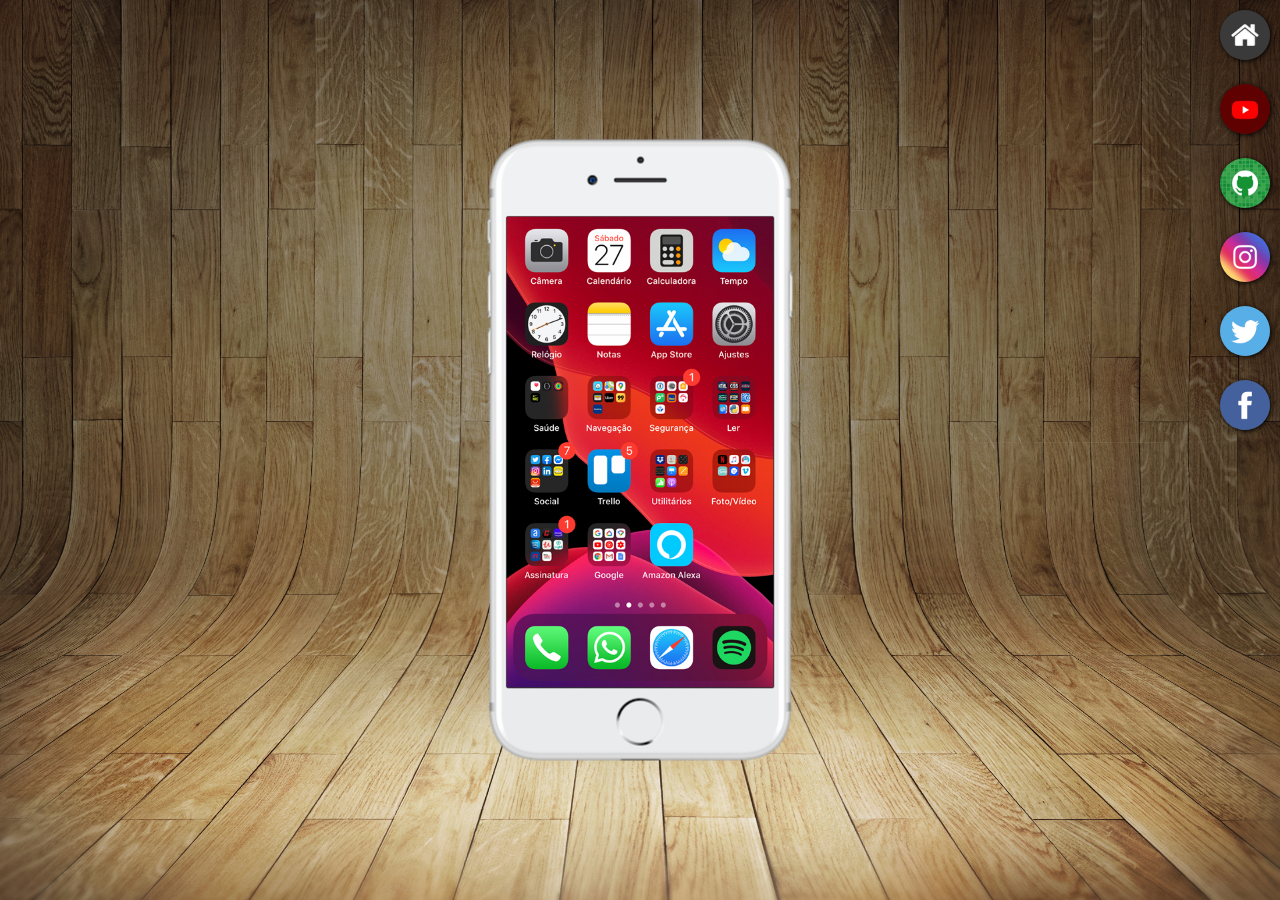
<file: index.html>
<!DOCTYPE html>
<html lang="pt-br">
<head>
    <meta charset="UTF-8">
    <meta http-equiv="X-UA-Compatible" content="IE=edge">
    <meta name="viewport" content="width=device-width, initial-scale=1.0">
    <link rel="shortcut icon" href="favicon.ico" type="image/x-icon">
    <title>Projeto Redes Sociais</title>
    <link rel="stylesheet" href="estilos/style.css">
</head>
<body>
    <main>
        <section id="telefone">
            <iframe id="tela" src="home.html" name="tela" frameborder="0">Seu navegador não é compatível com este iframe :(</iframe>
        </section>
        <section id="redes-sociais">
            <a href="home.html" target="tela"><img src="imagens/logo-home.jpg" alt="Home"></a><br>

            <a href="youtube.html" target="tela"><img src="imagens/logo-youtube.jpg" alt="Youtube"></a><br>

            <a href="github.html" target="tela"><img src="imagens/logo-github.jpg" alt="GitHub"></a><br>

            <a href="instagram.html" target="tela"><img src="imagens/logo-instagram.jpg" alt="Instagram"></a><br>

            <a href="twitter.html" target="tela"><img src="imagens/logo-twitter.jpg" alt="Twitter"></a><br>

            <a href="facebook.html" target="tela"><img src="imagens/logo-facebook.jpg" alt="Facebook"></a>
        </section>
    </main>
</body>
</html>
</file>
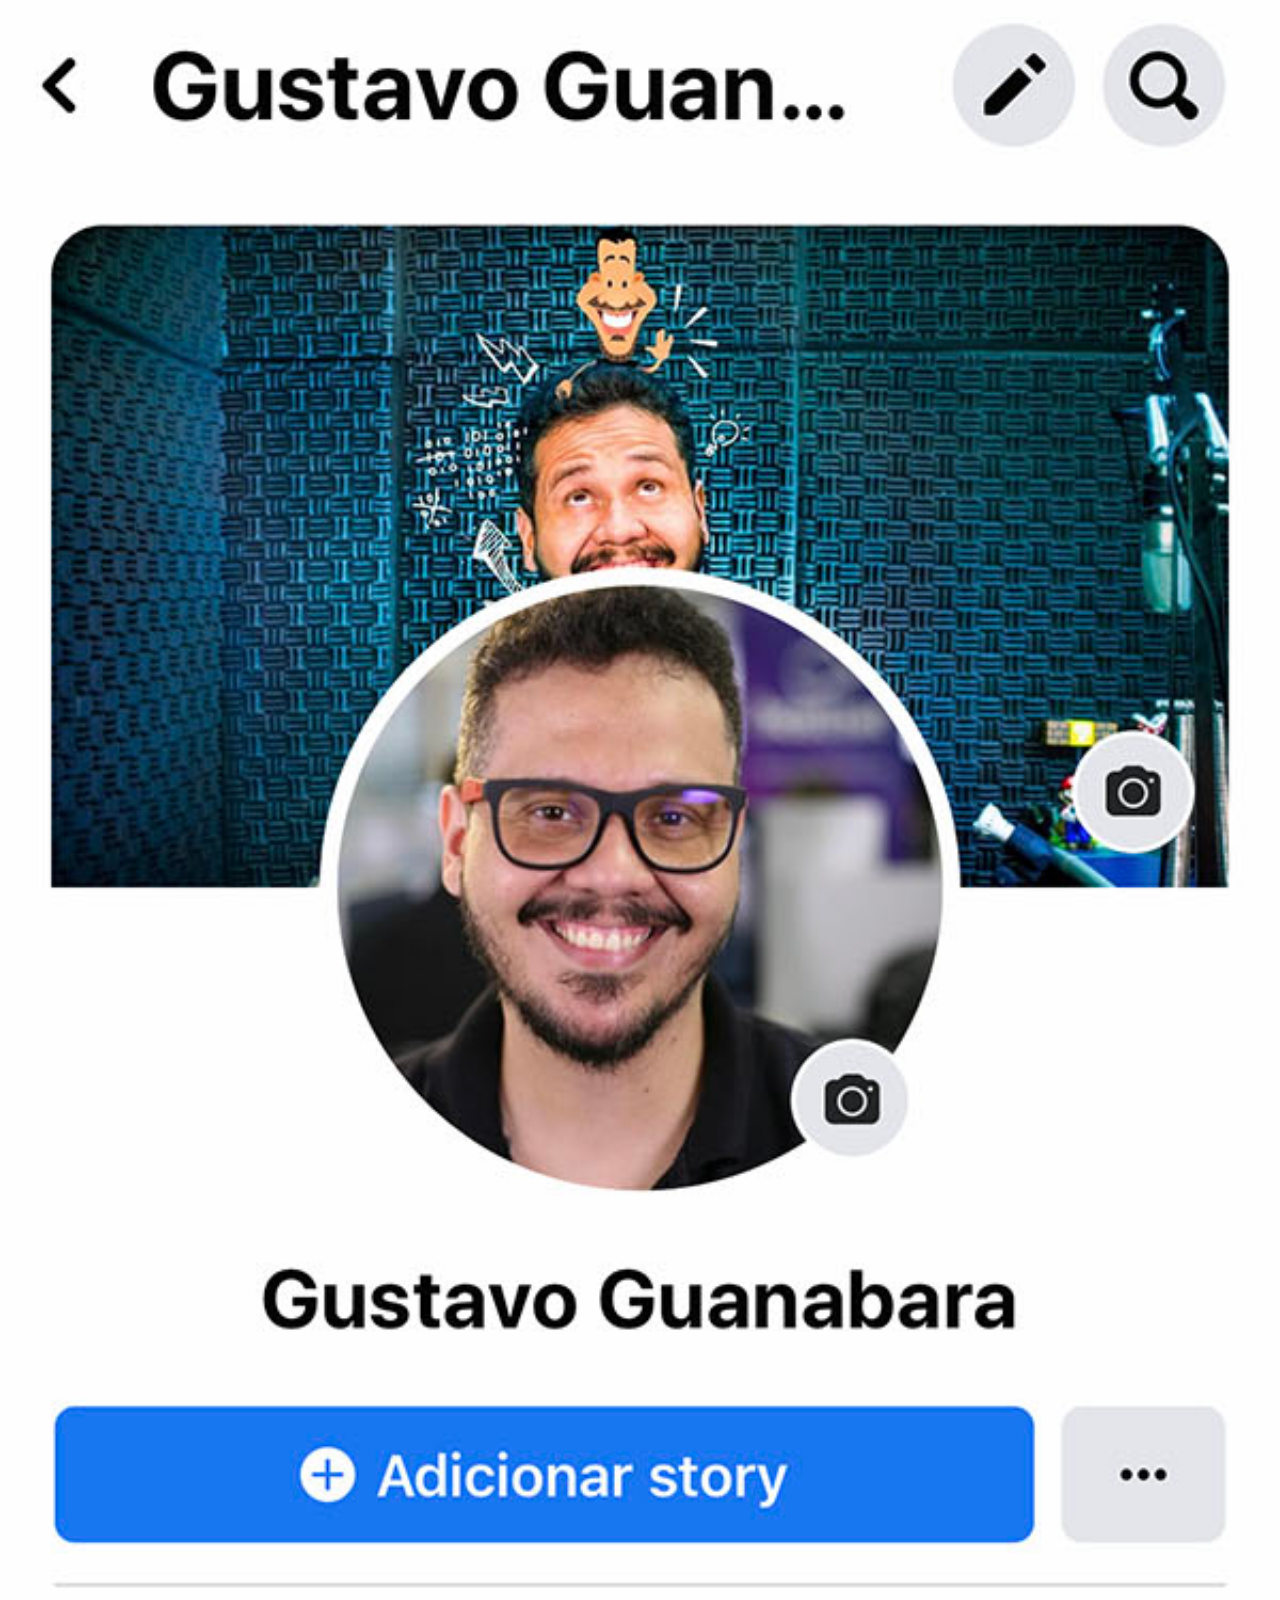
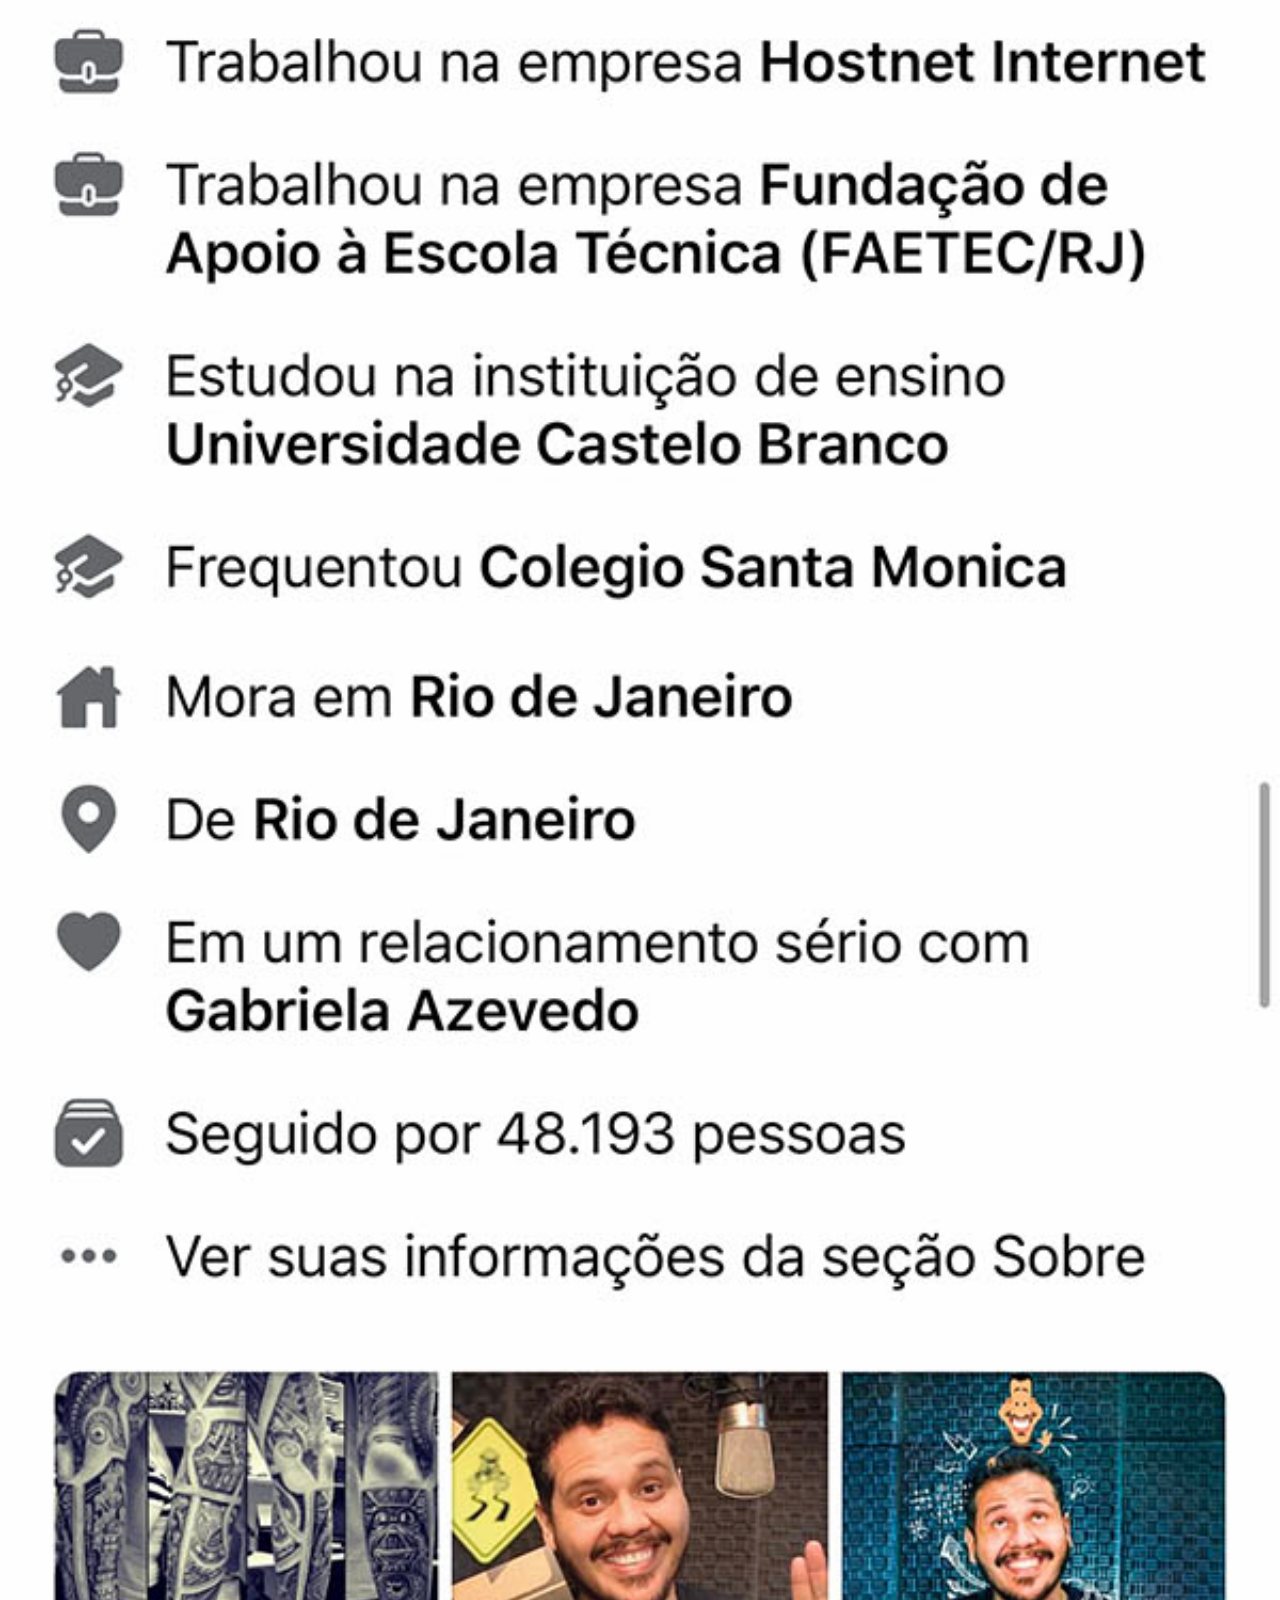
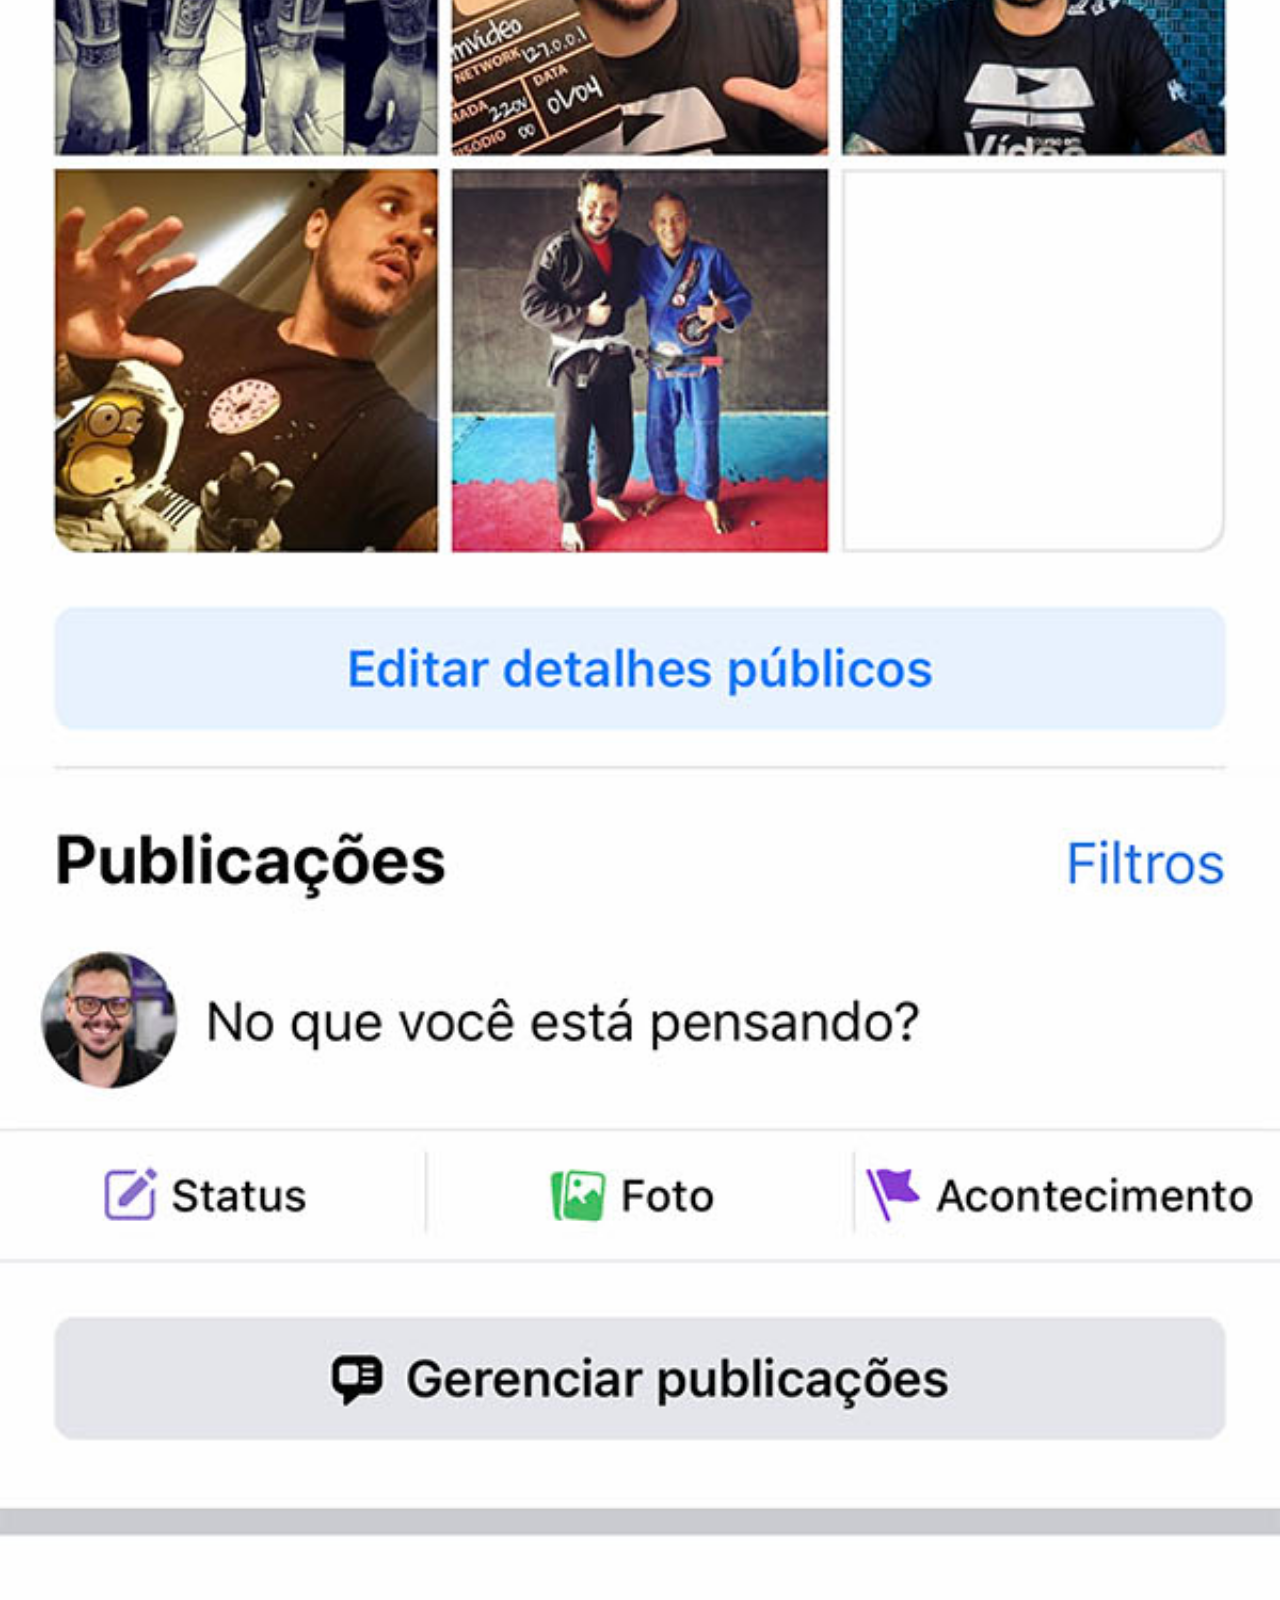
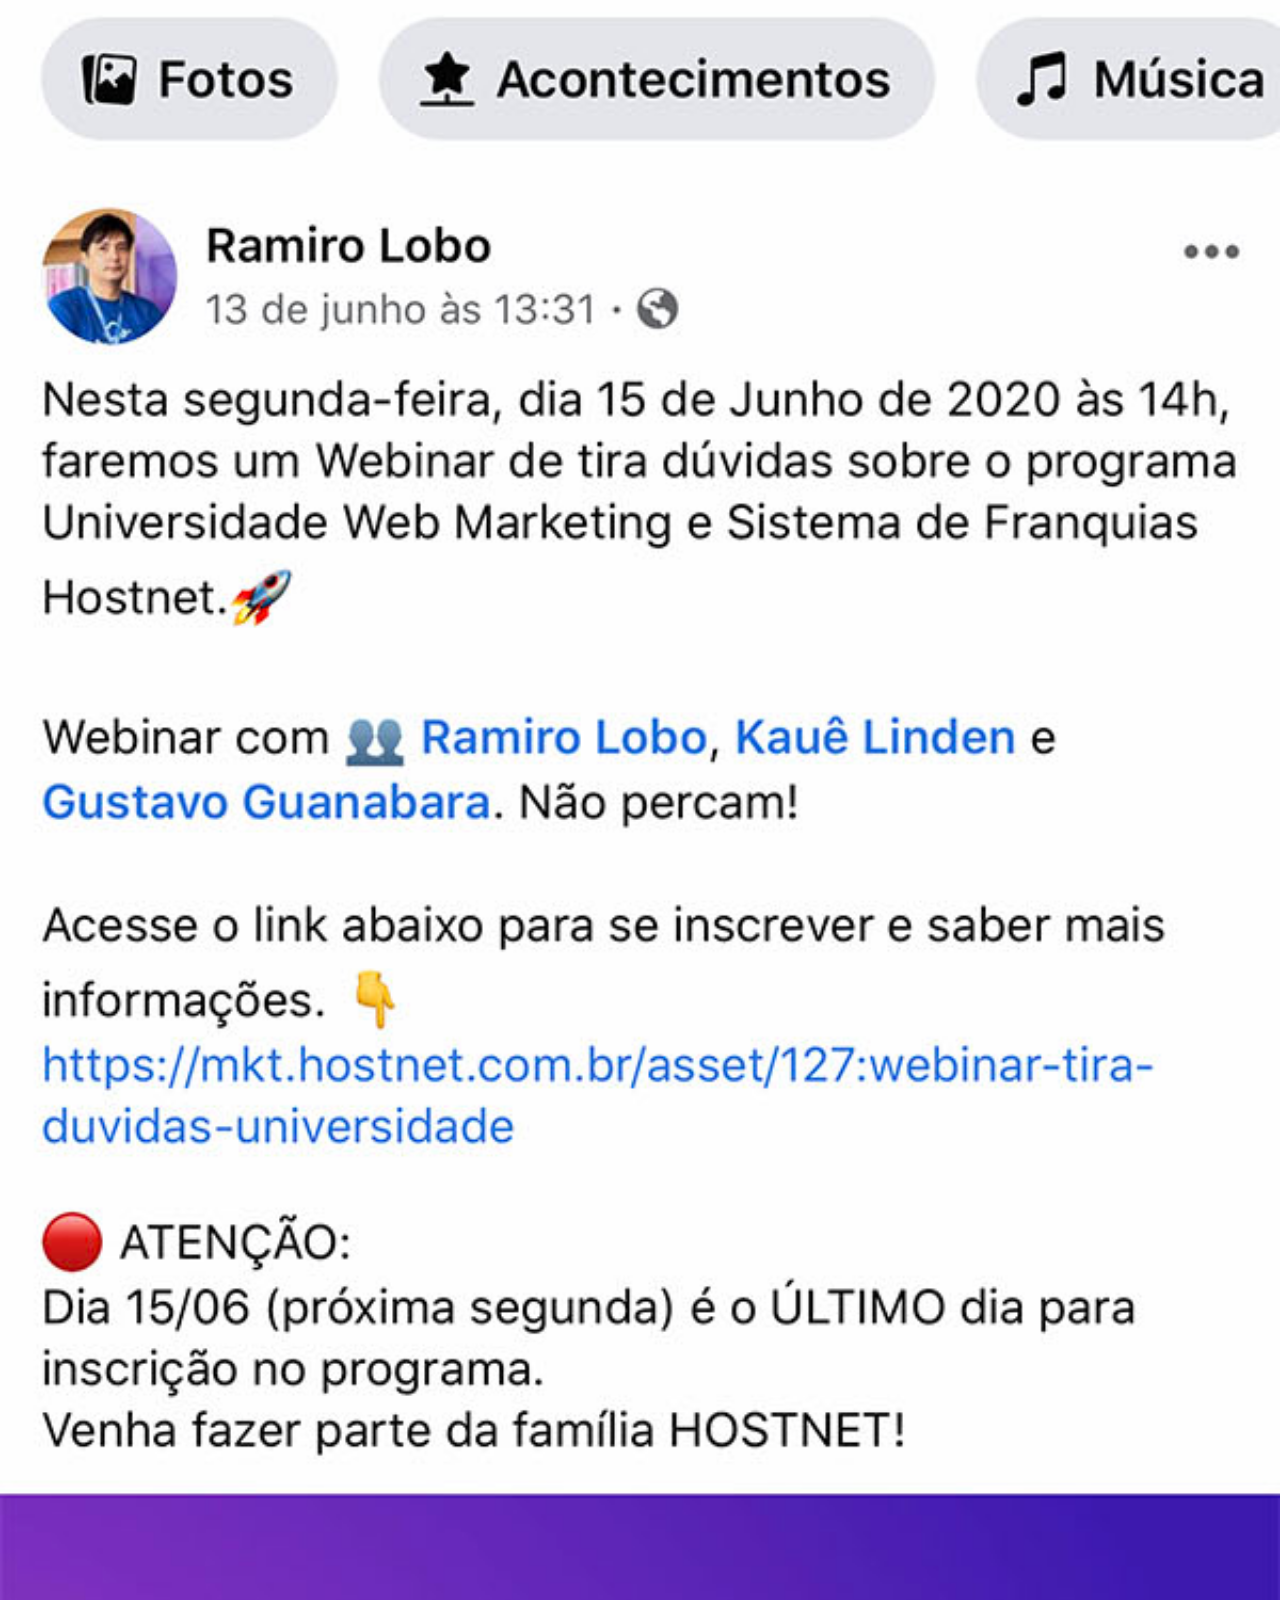
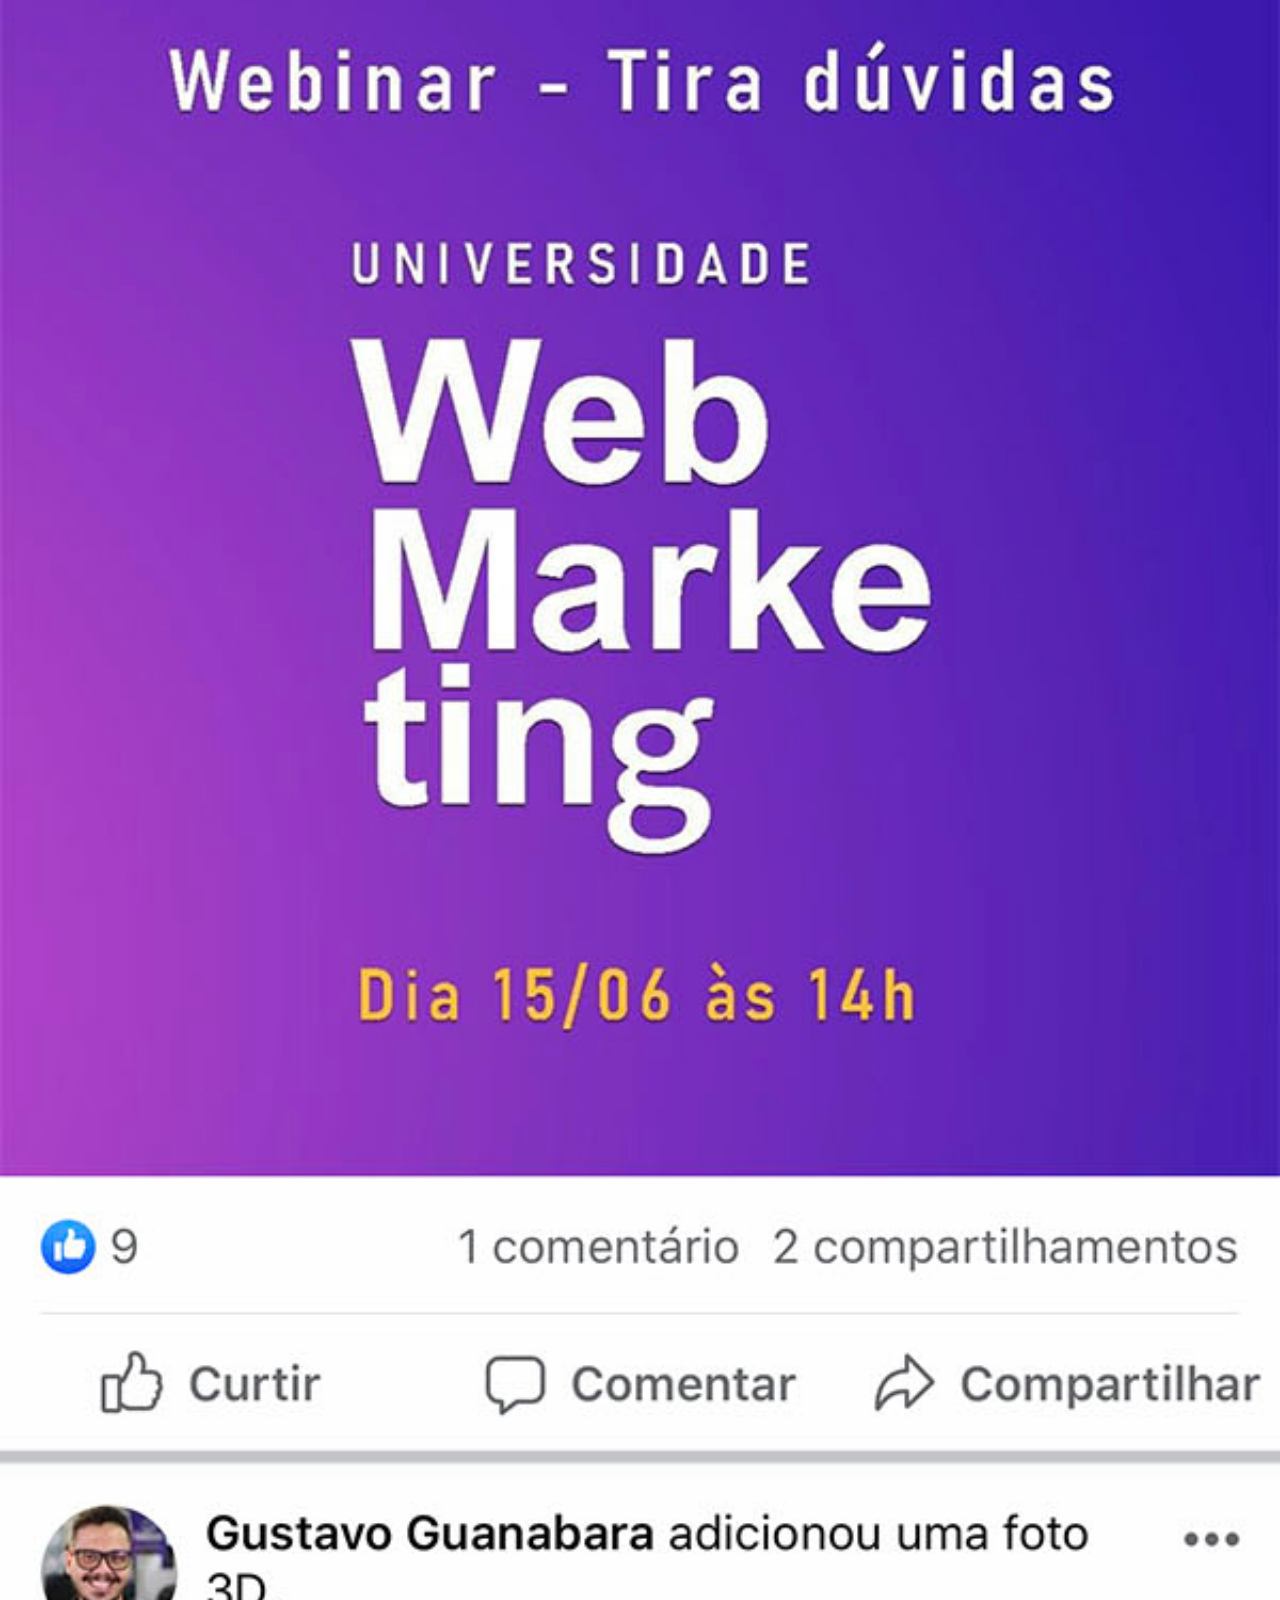
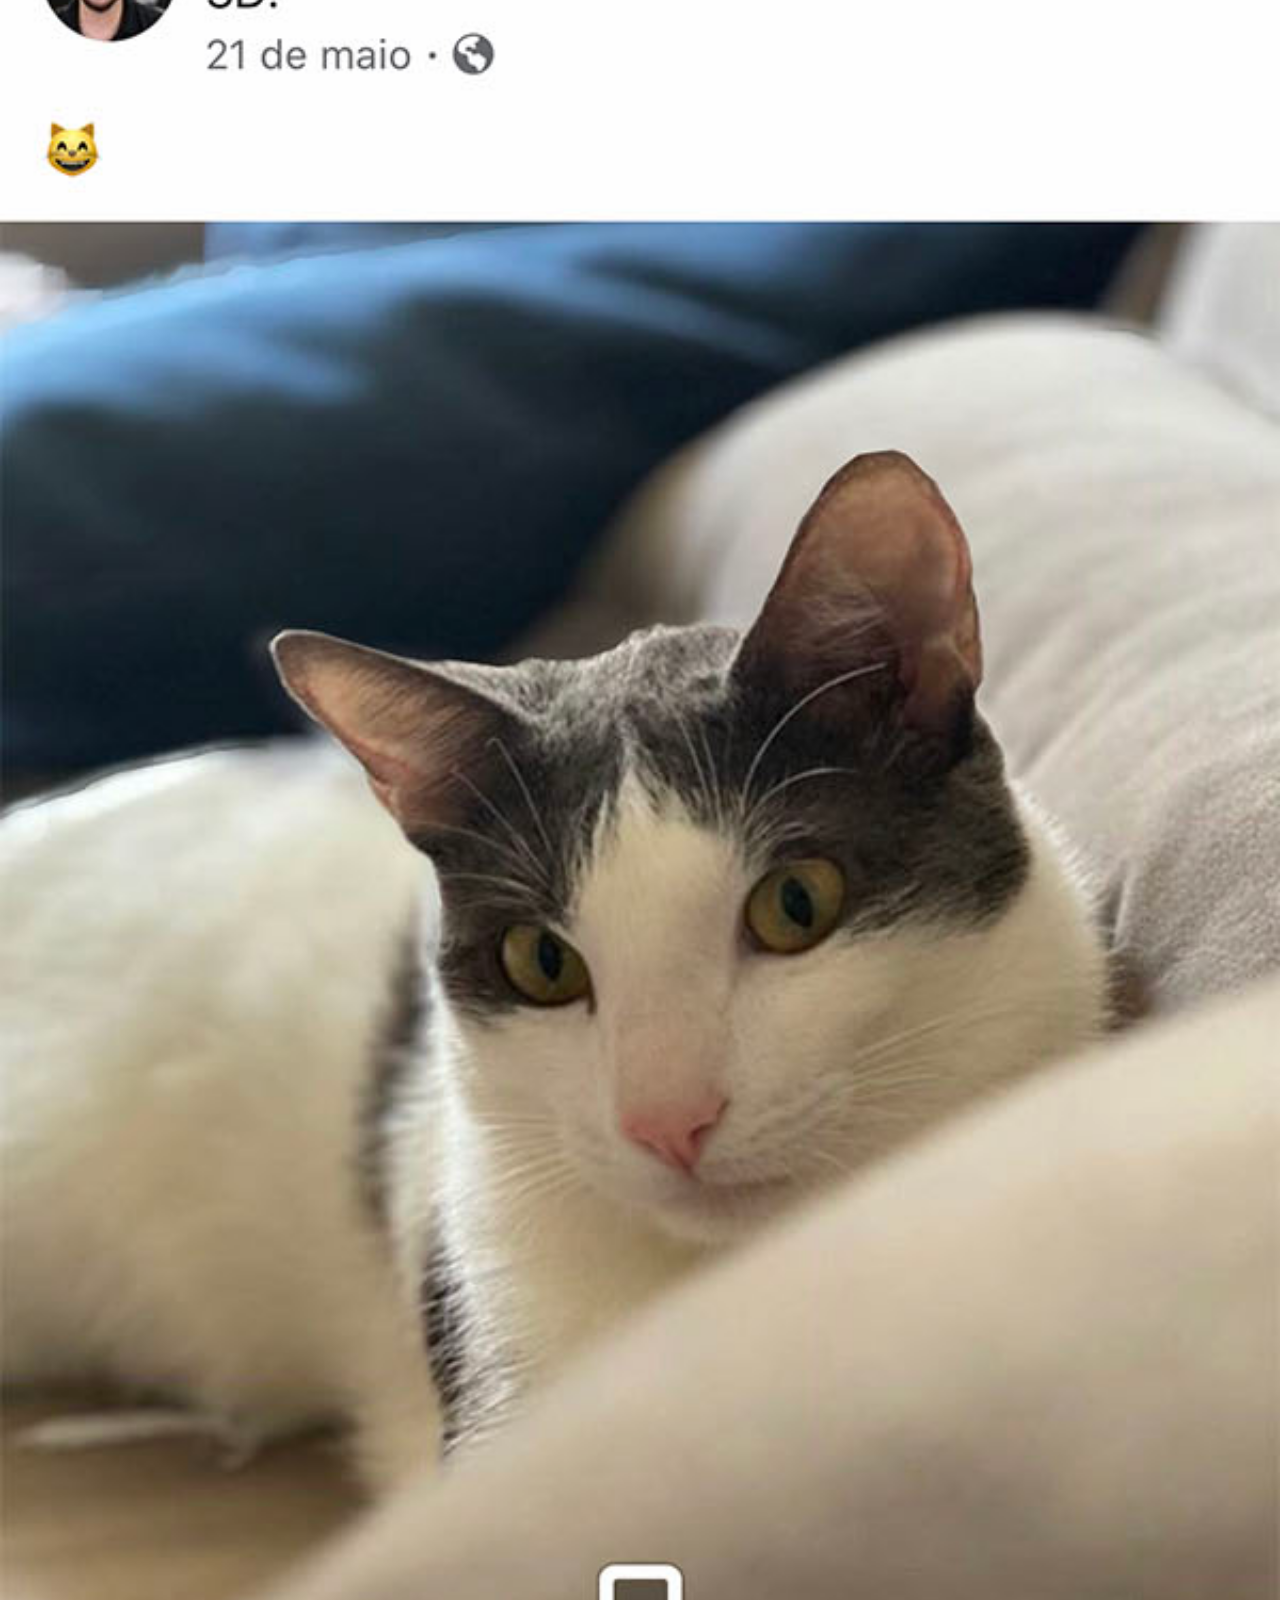
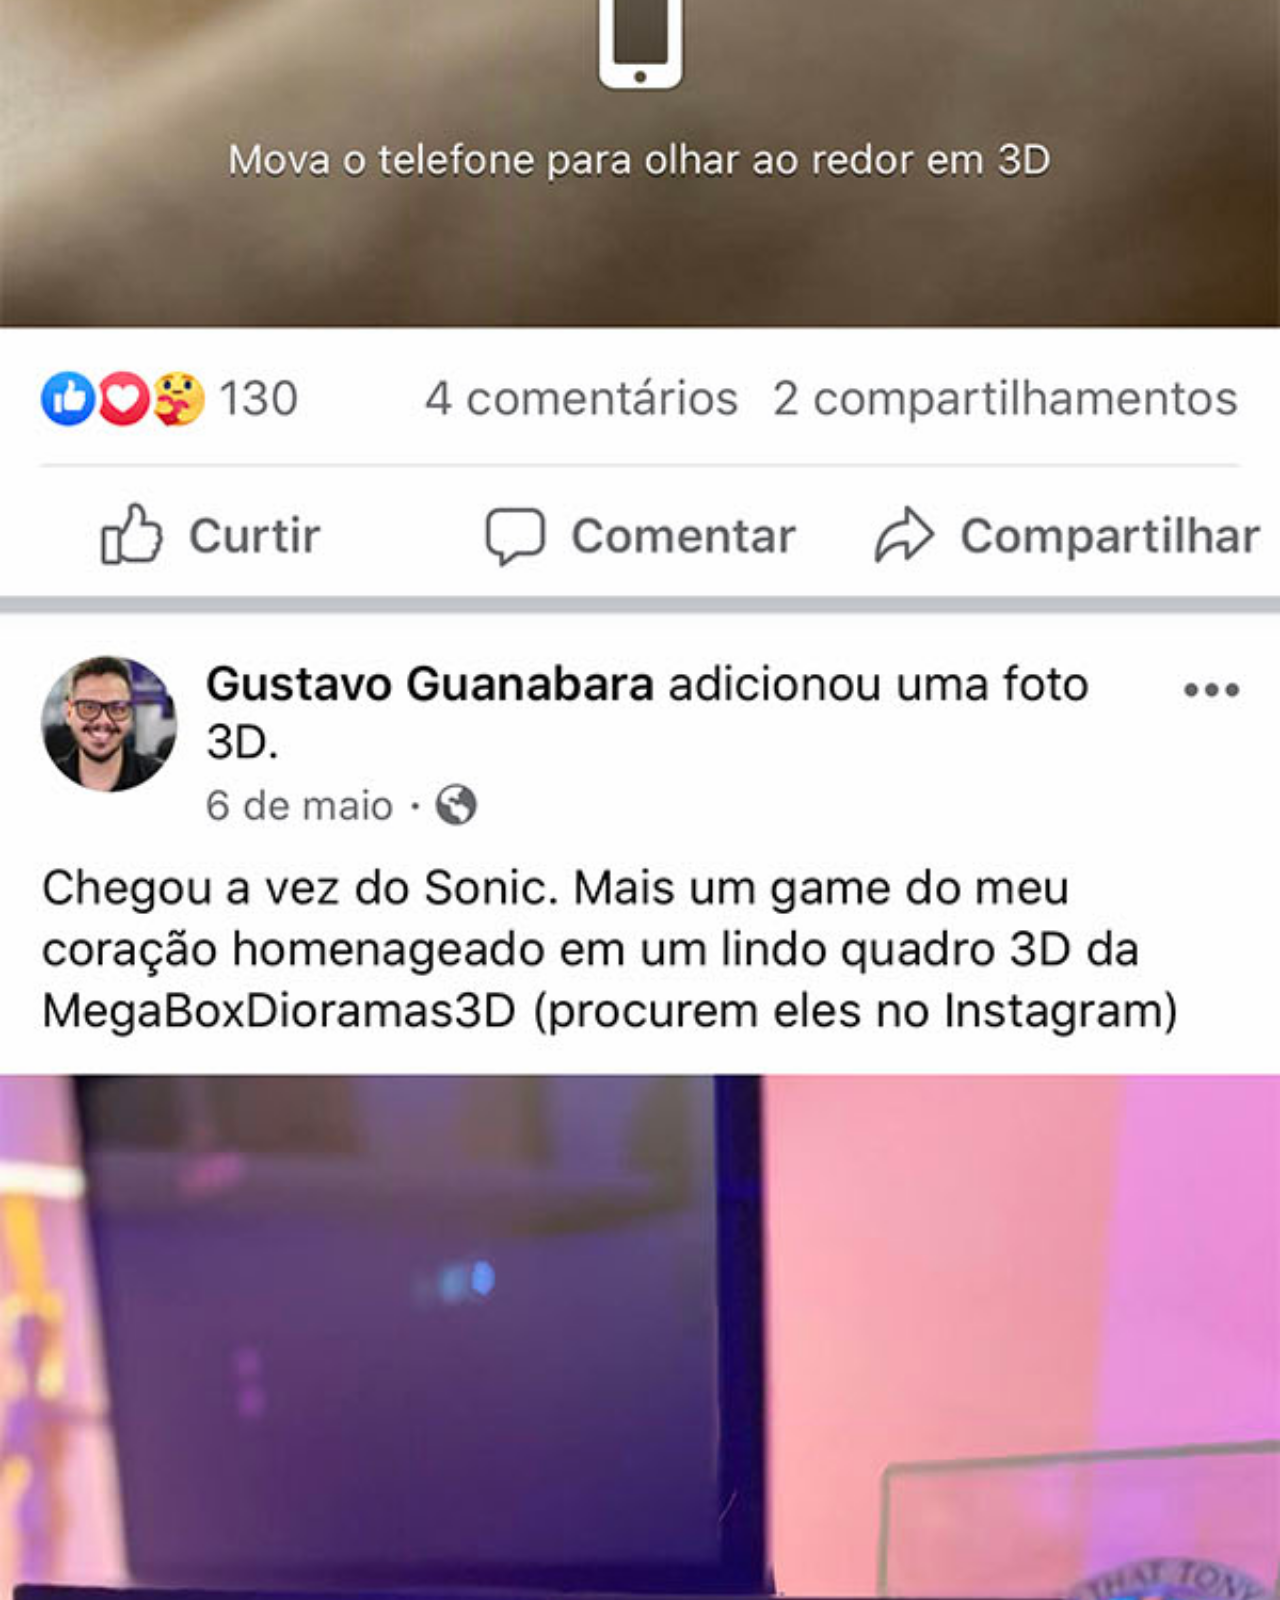
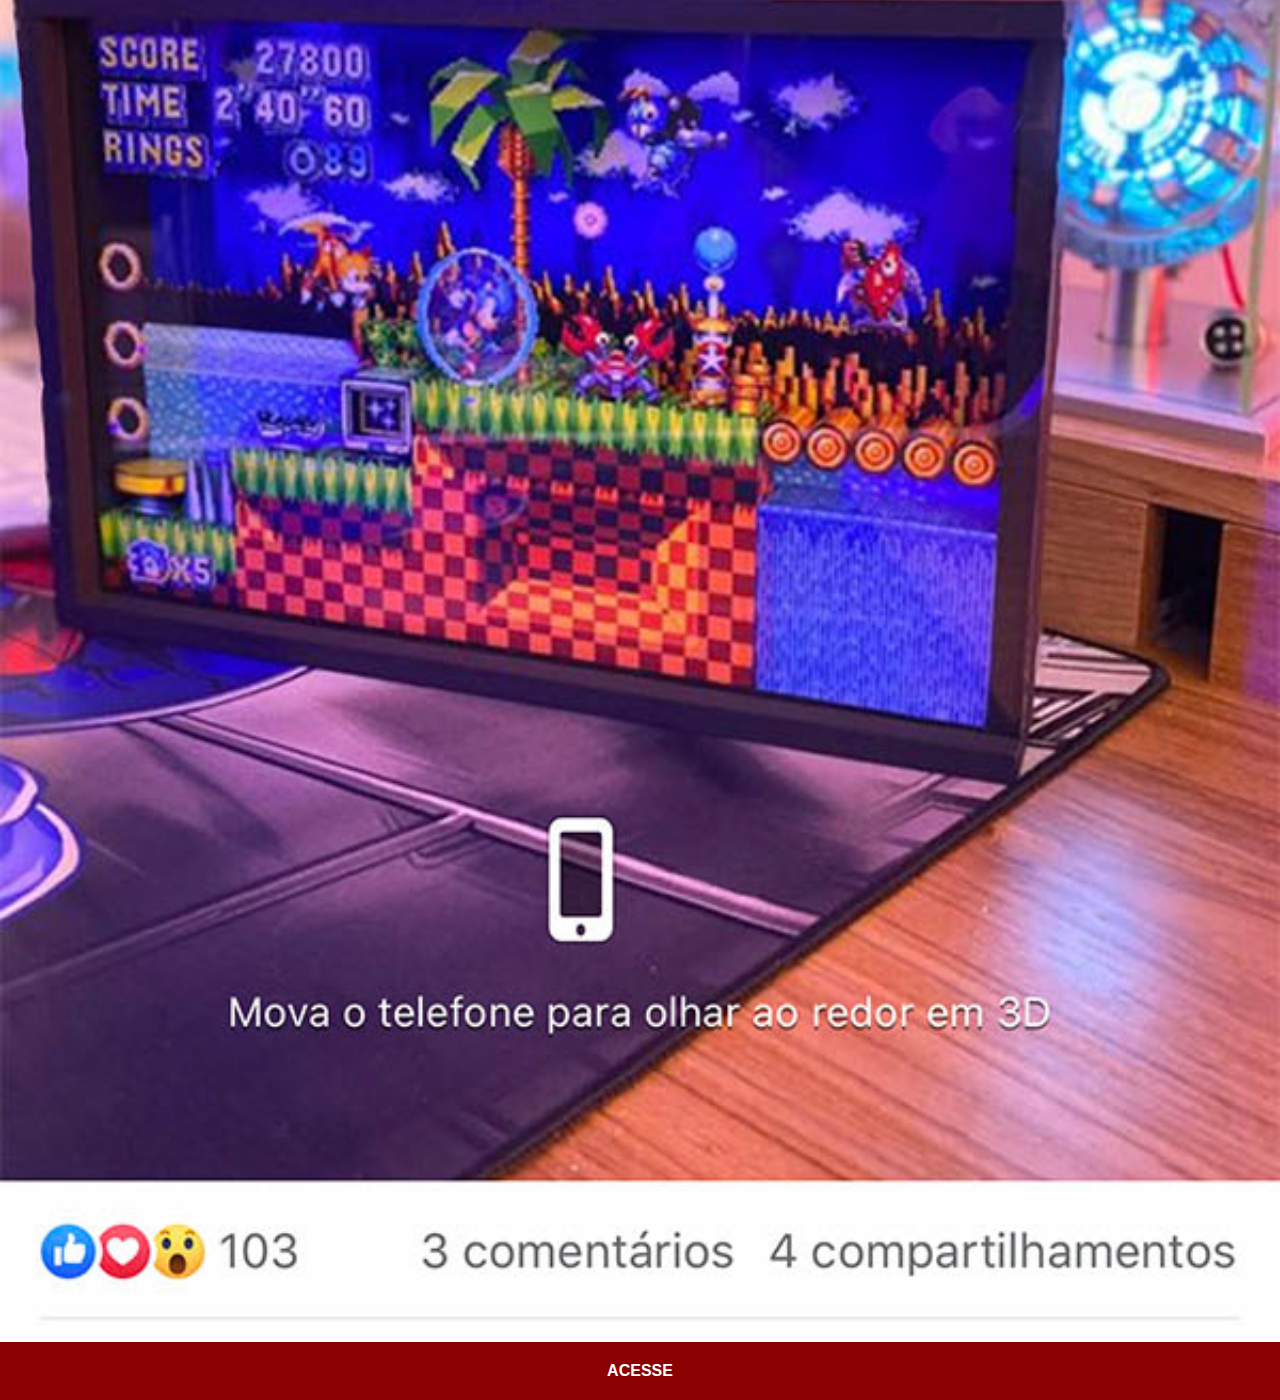
<file: facebook.html>
<!DOCTYPE html>
<html lang="pt-br">
<head>
    <meta charset="UTF-8">
    <meta http-equiv="X-UA-Compatible" content="IE=edge">
    <meta name="viewport" content="width=device-width, initial-scale=1.0">
    <title>Facebook</title>
    <link rel="stylesheet" href="estilos/social.css">
</head>
<body>
    <img src="imagens/tela-facebook.jpg" alt="Facebook">
    <a href="https://www.facebook.com/fernanda.martins.146612" target="_blank">ACESSE</a>
</body>
</html>
</file>
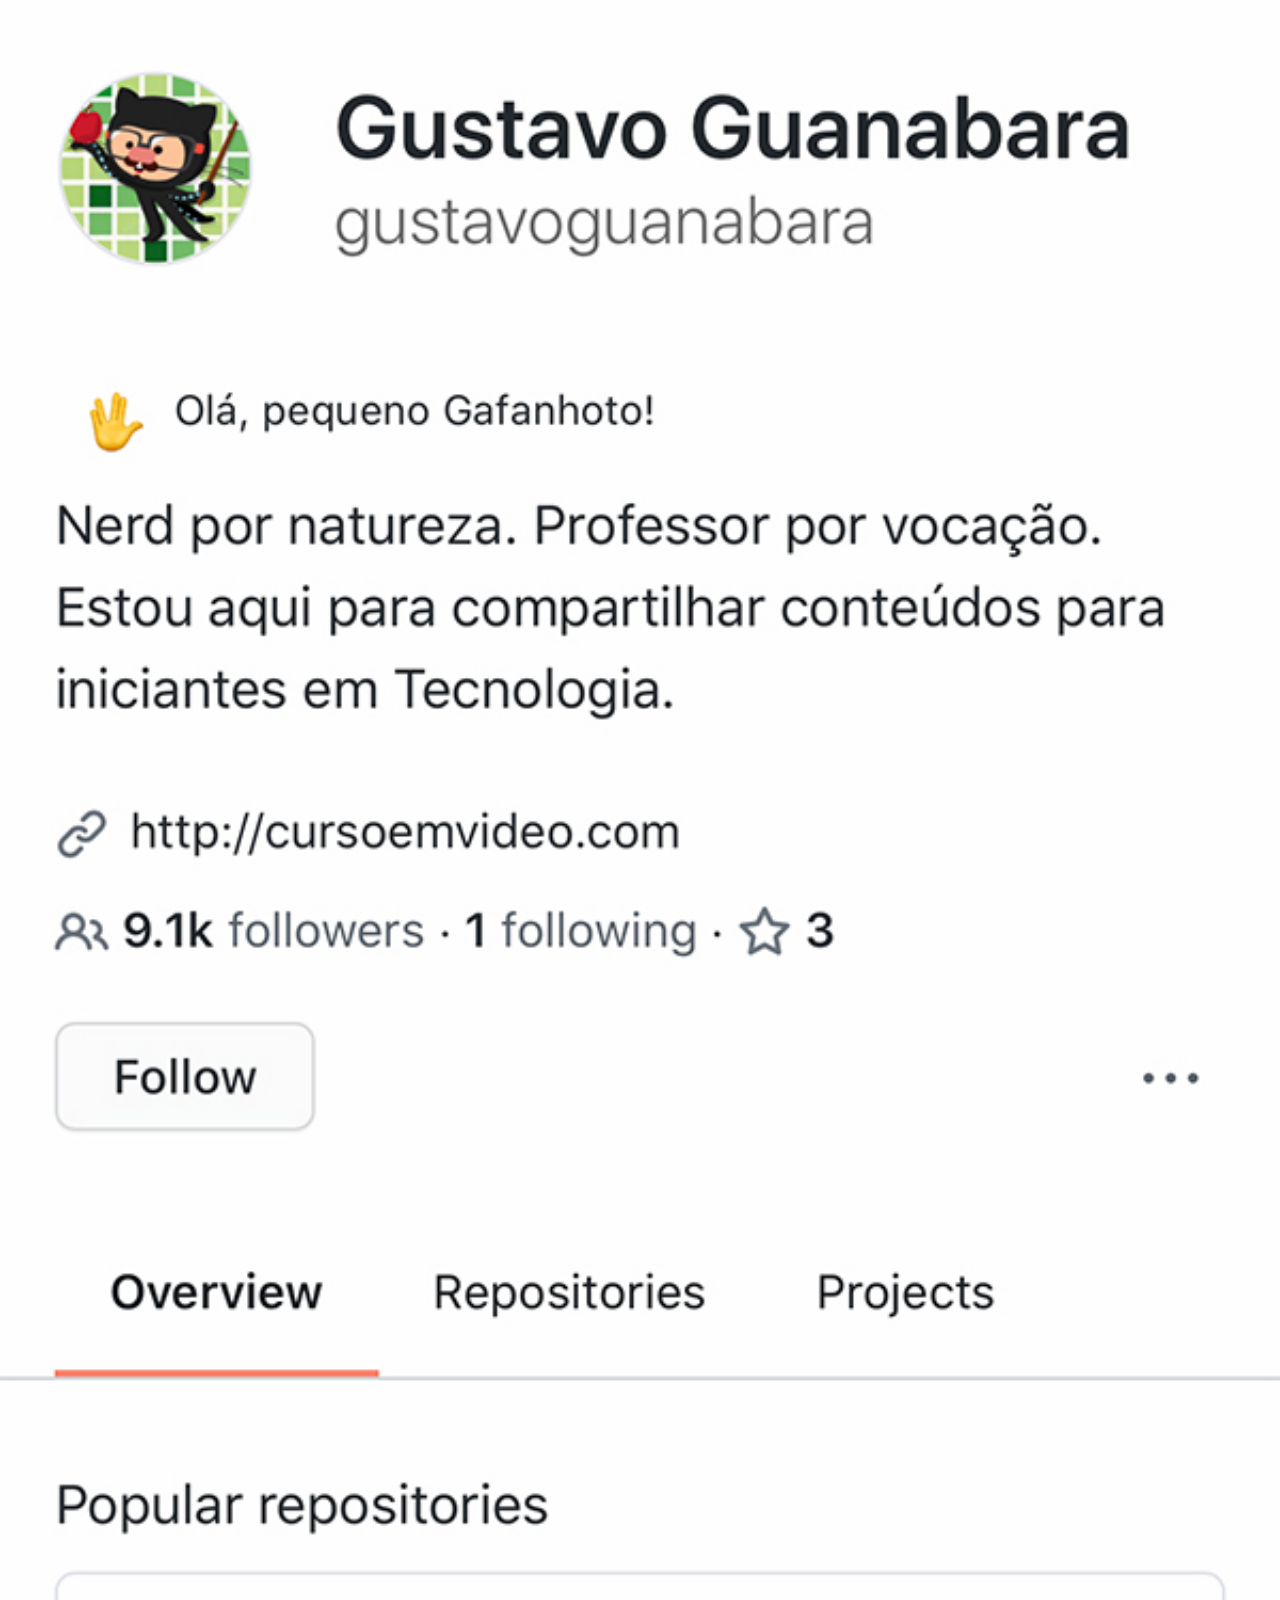
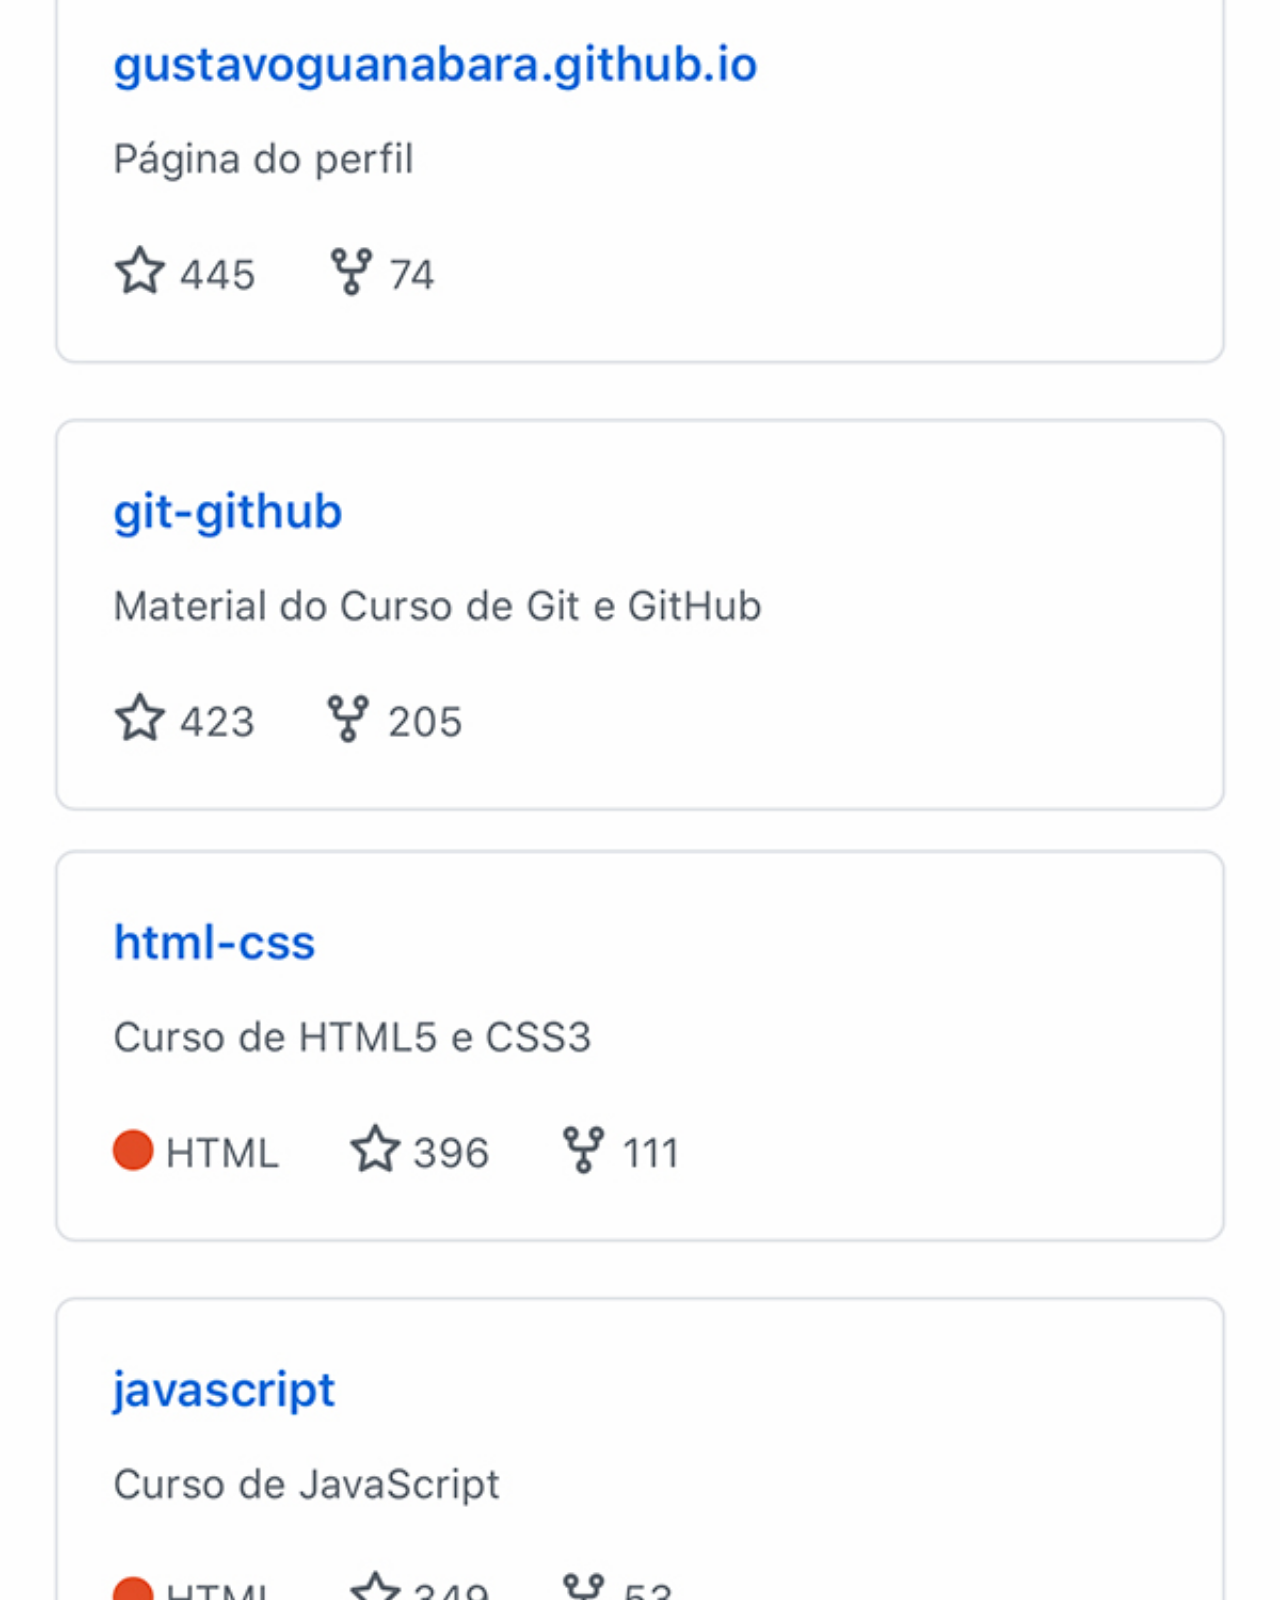
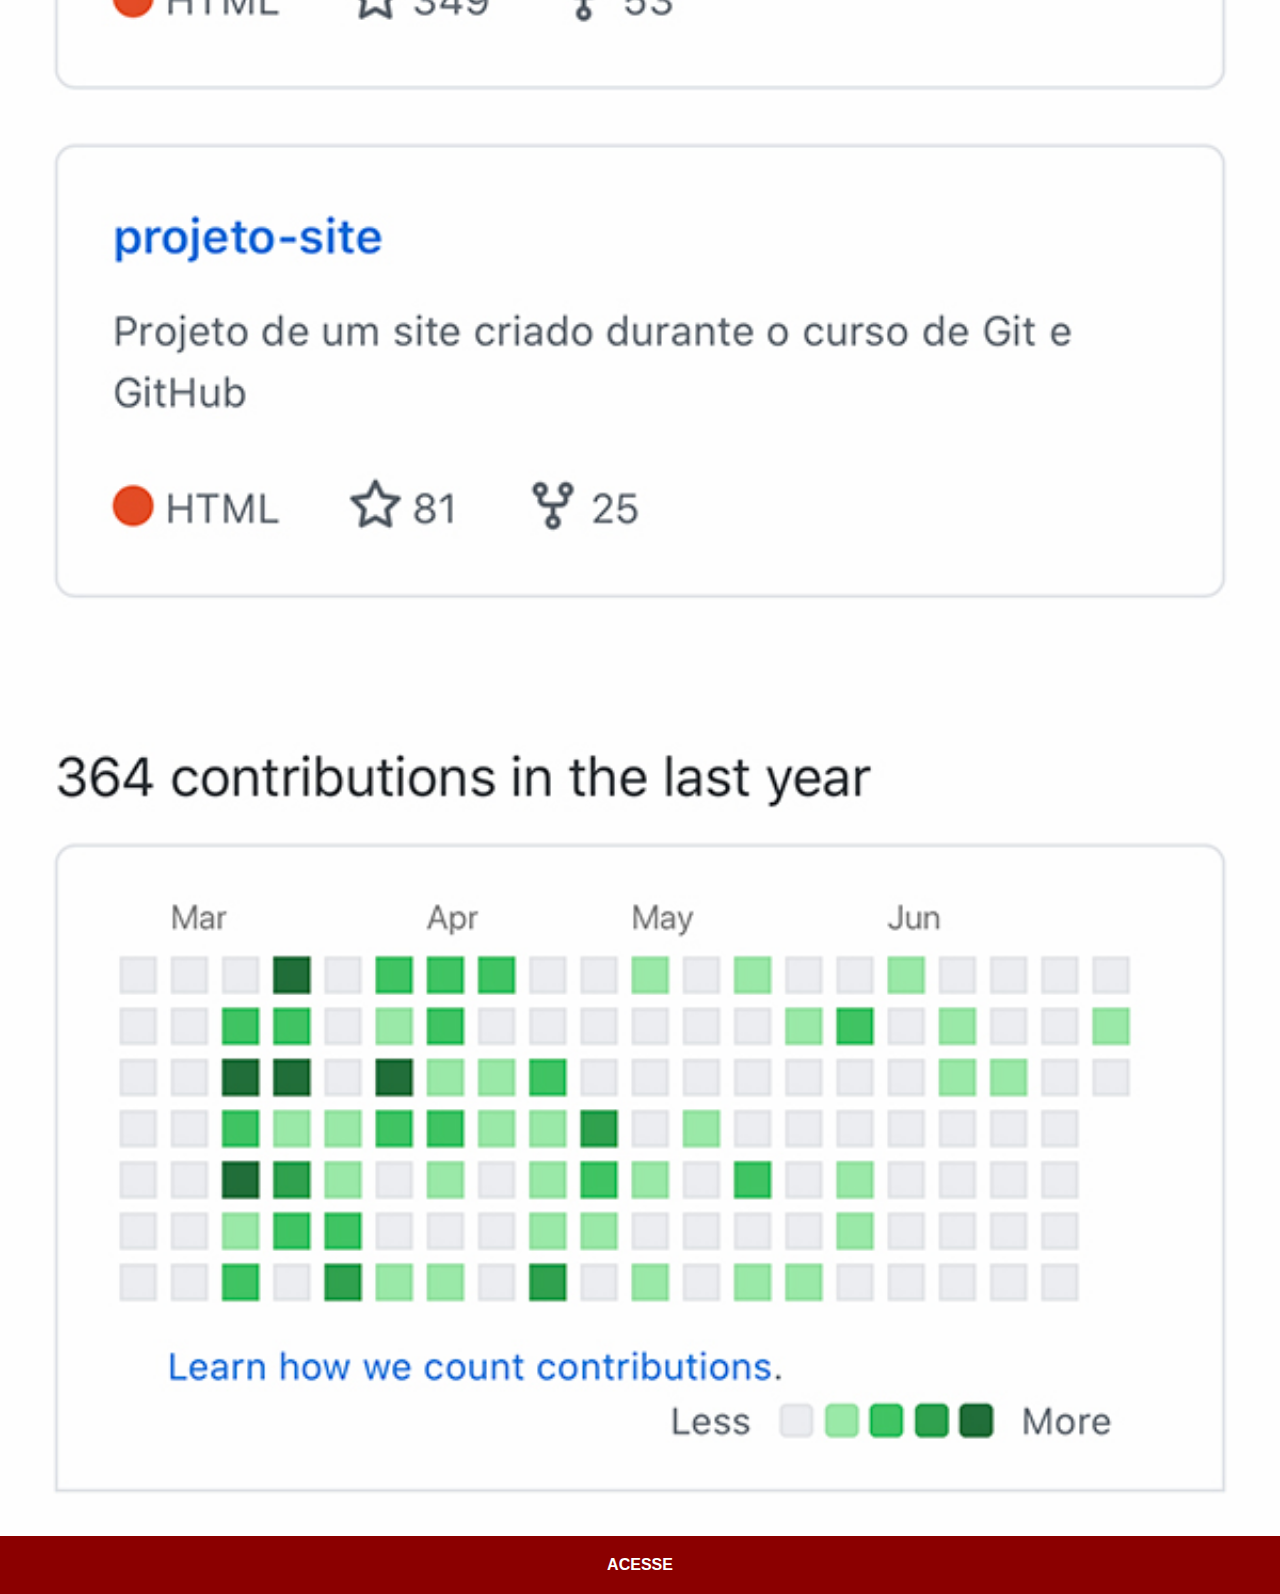
<file: github.html>
<!DOCTYPE html>
<html lang="pt-br">
<head>
    <meta charset="UTF-8">
    <meta http-equiv="X-UA-Compatible" content="IE=edge">
    <meta name="viewport" content="width=device-width, initial-scale=1.0">
    <title>GitHub</title>
    <link rel="stylesheet" href="estilos/social.css">
</head>
<body>
    <img src="imagens/tela-github.jpg" alt="GitHub">
    <a href="https://github.com/fernanda-nericke?tab=repositories" target="_blank">ACESSE</a>
</body>
</html>
</file>
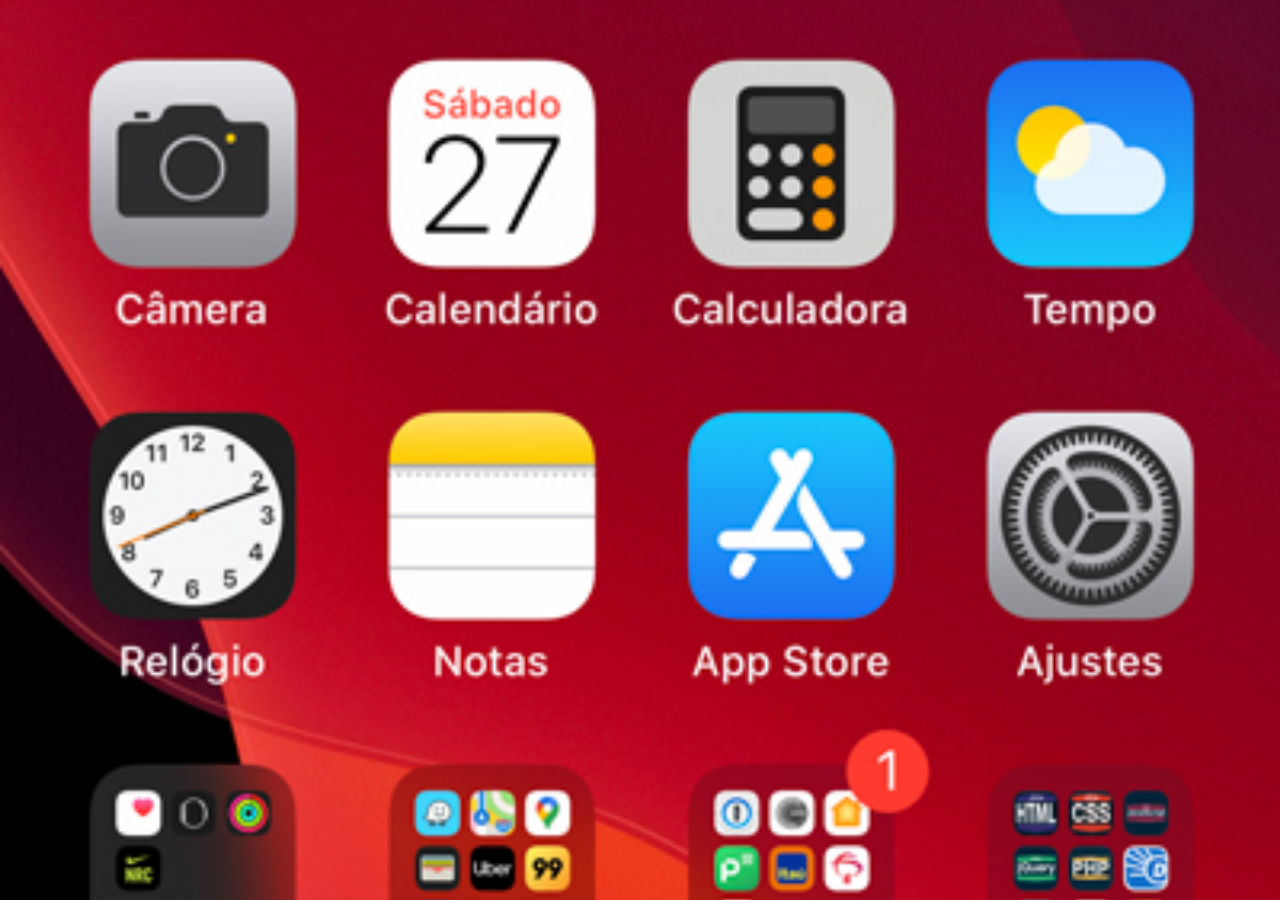
<file: home.html>
<!DOCTYPE html>
<html lang="pt-br">
<head>
    <meta charset="UTF-8">
    <meta http-equiv="X-UA-Compatible" content="IE=edge">
    <meta name="viewport" content="width=device-width, initial-scale=1.0">
    <title>Home</title>
    <style>
        * {
            margin: 0px;
            padding: 0px;
        }

        body {
            width: 100vw;
            height: 100vh;
            background: black url('imagens/tela-home.jpg') no-repeat top center;
            background-size: cover;
        }
    </style>
</head>
<body>
    
</body>
</html>
</file>
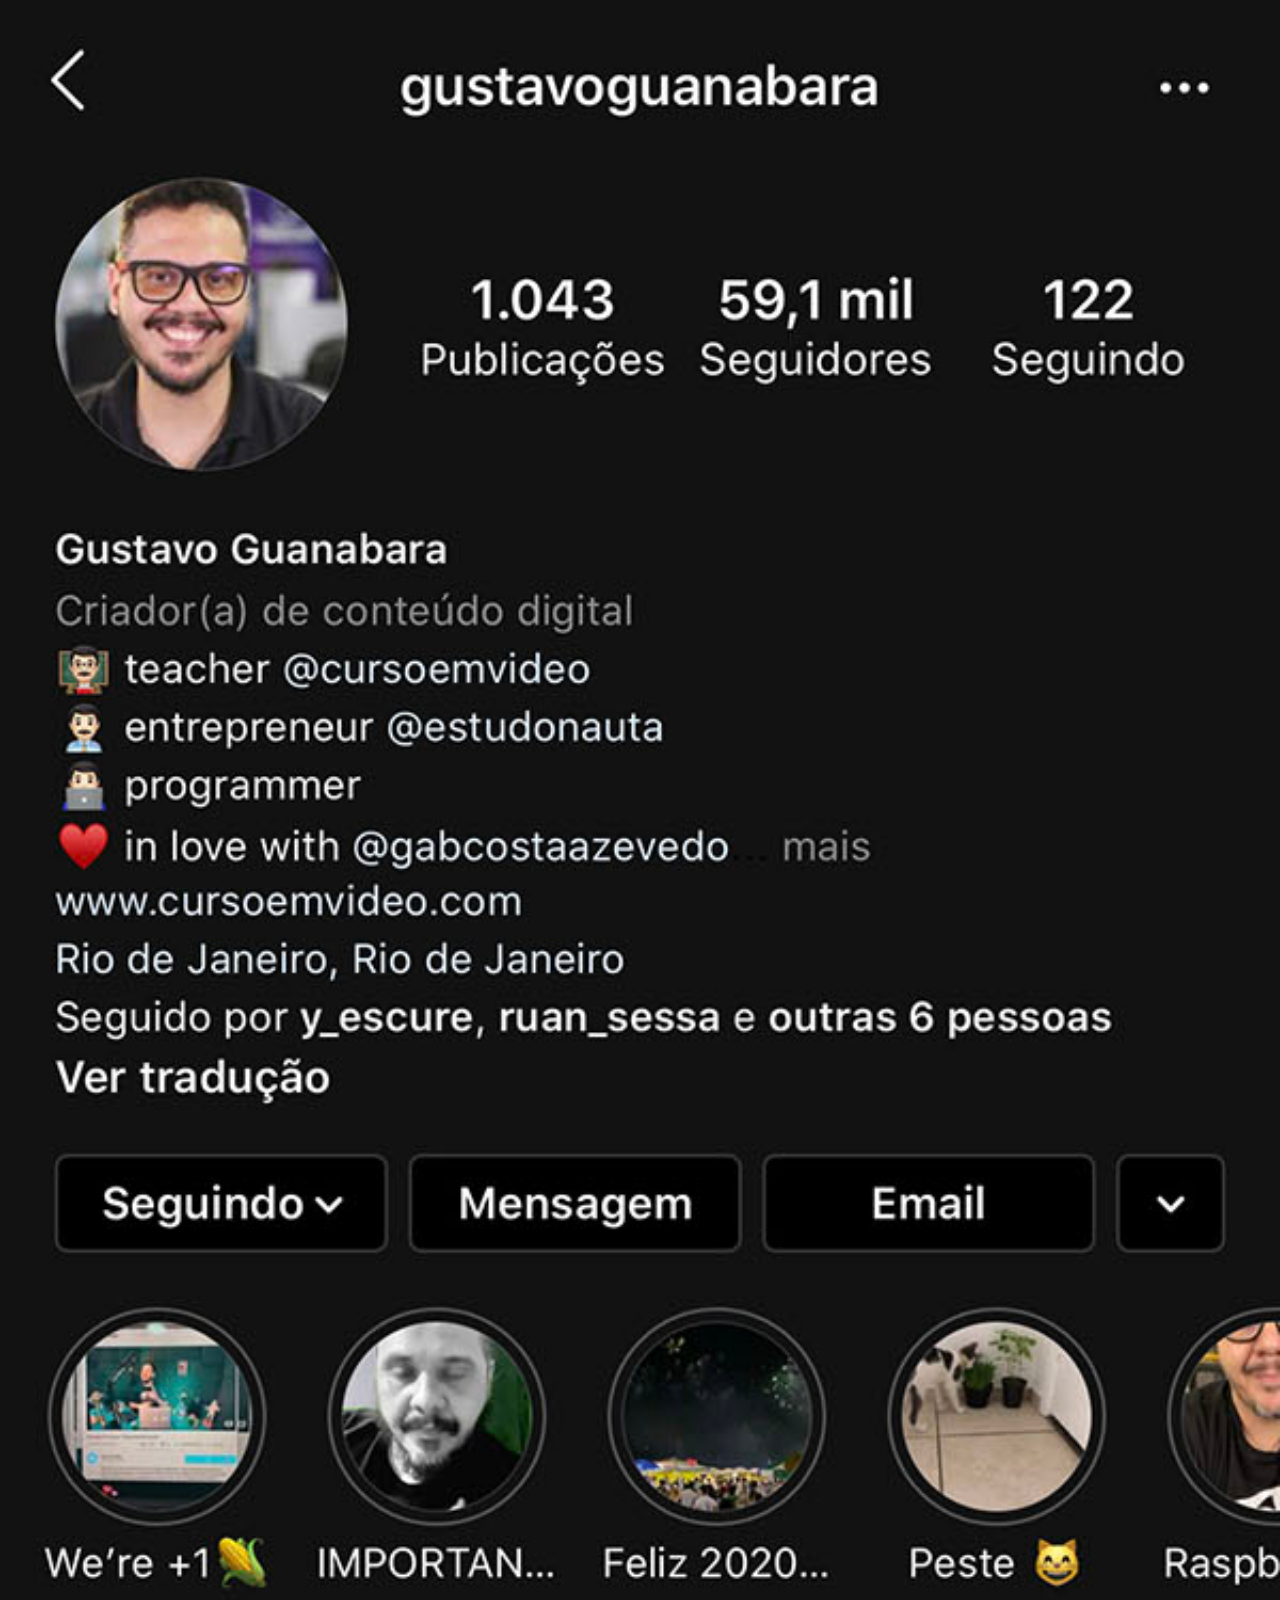
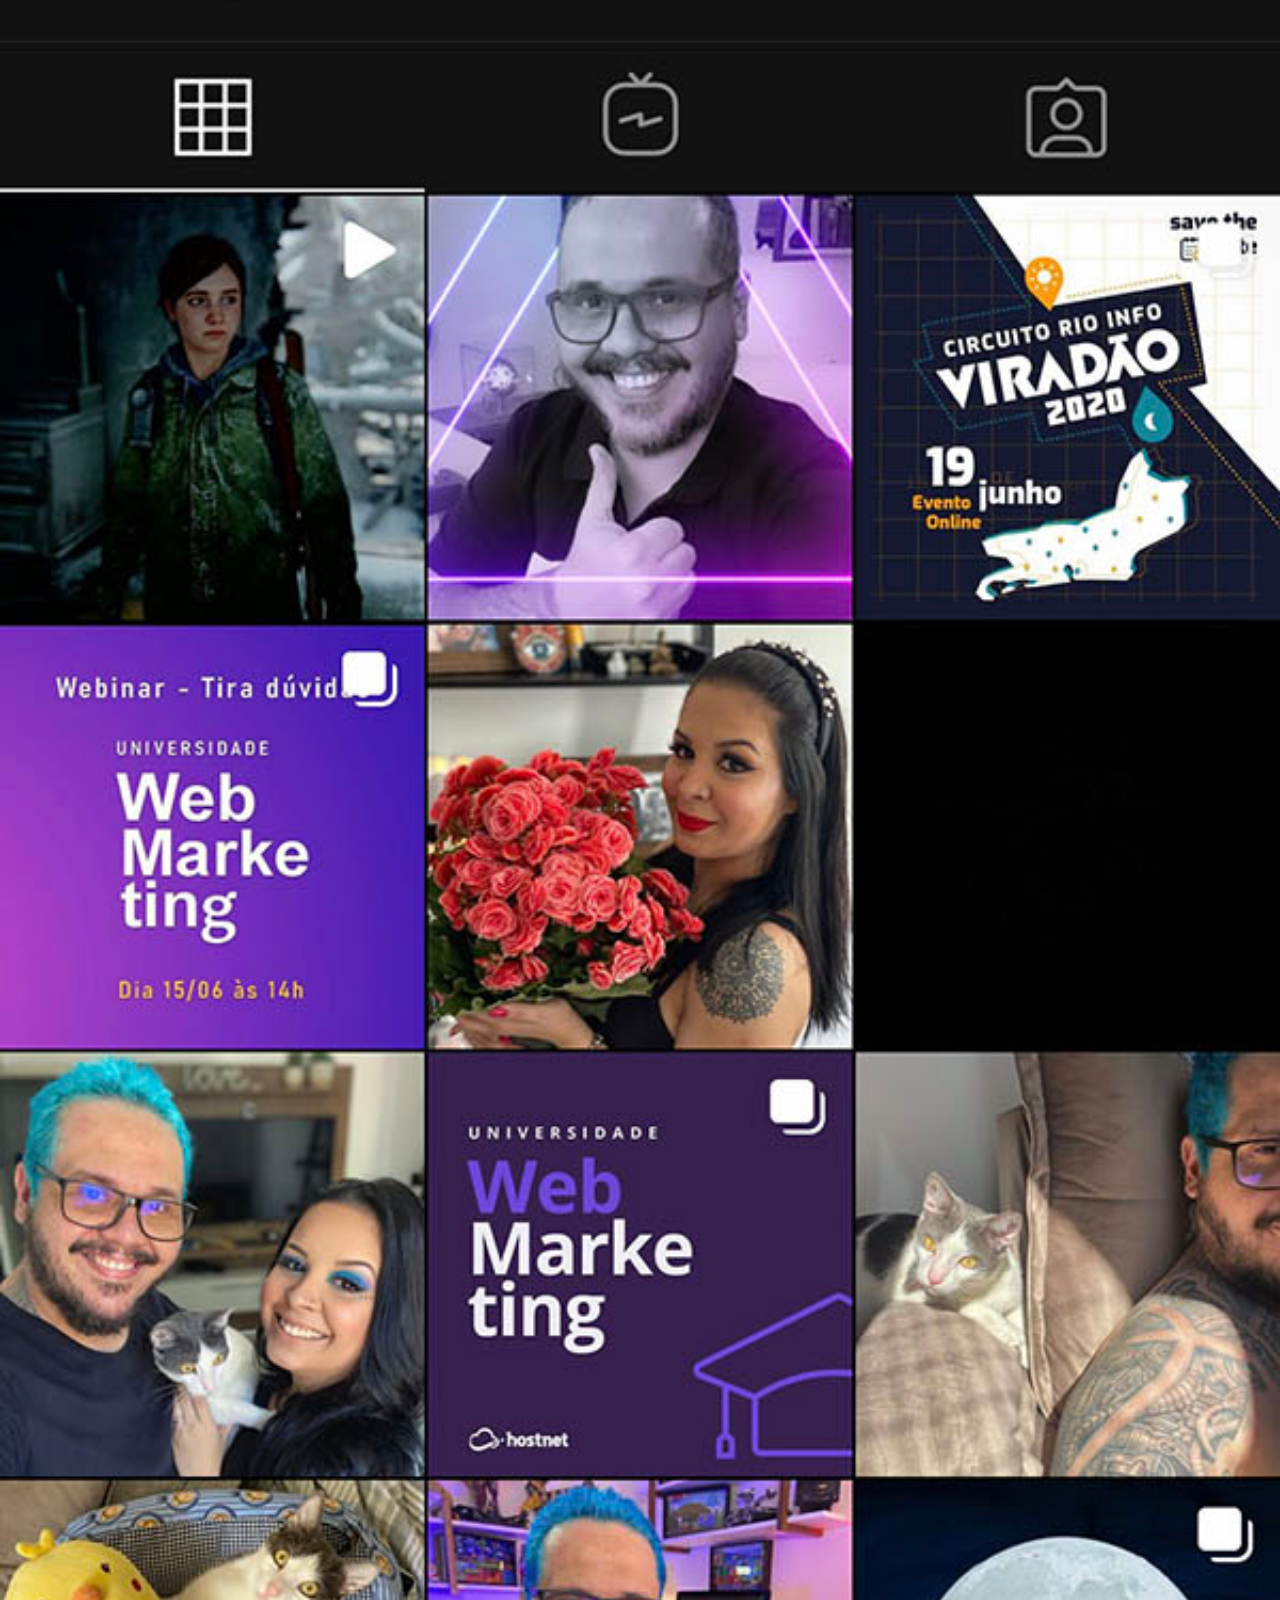
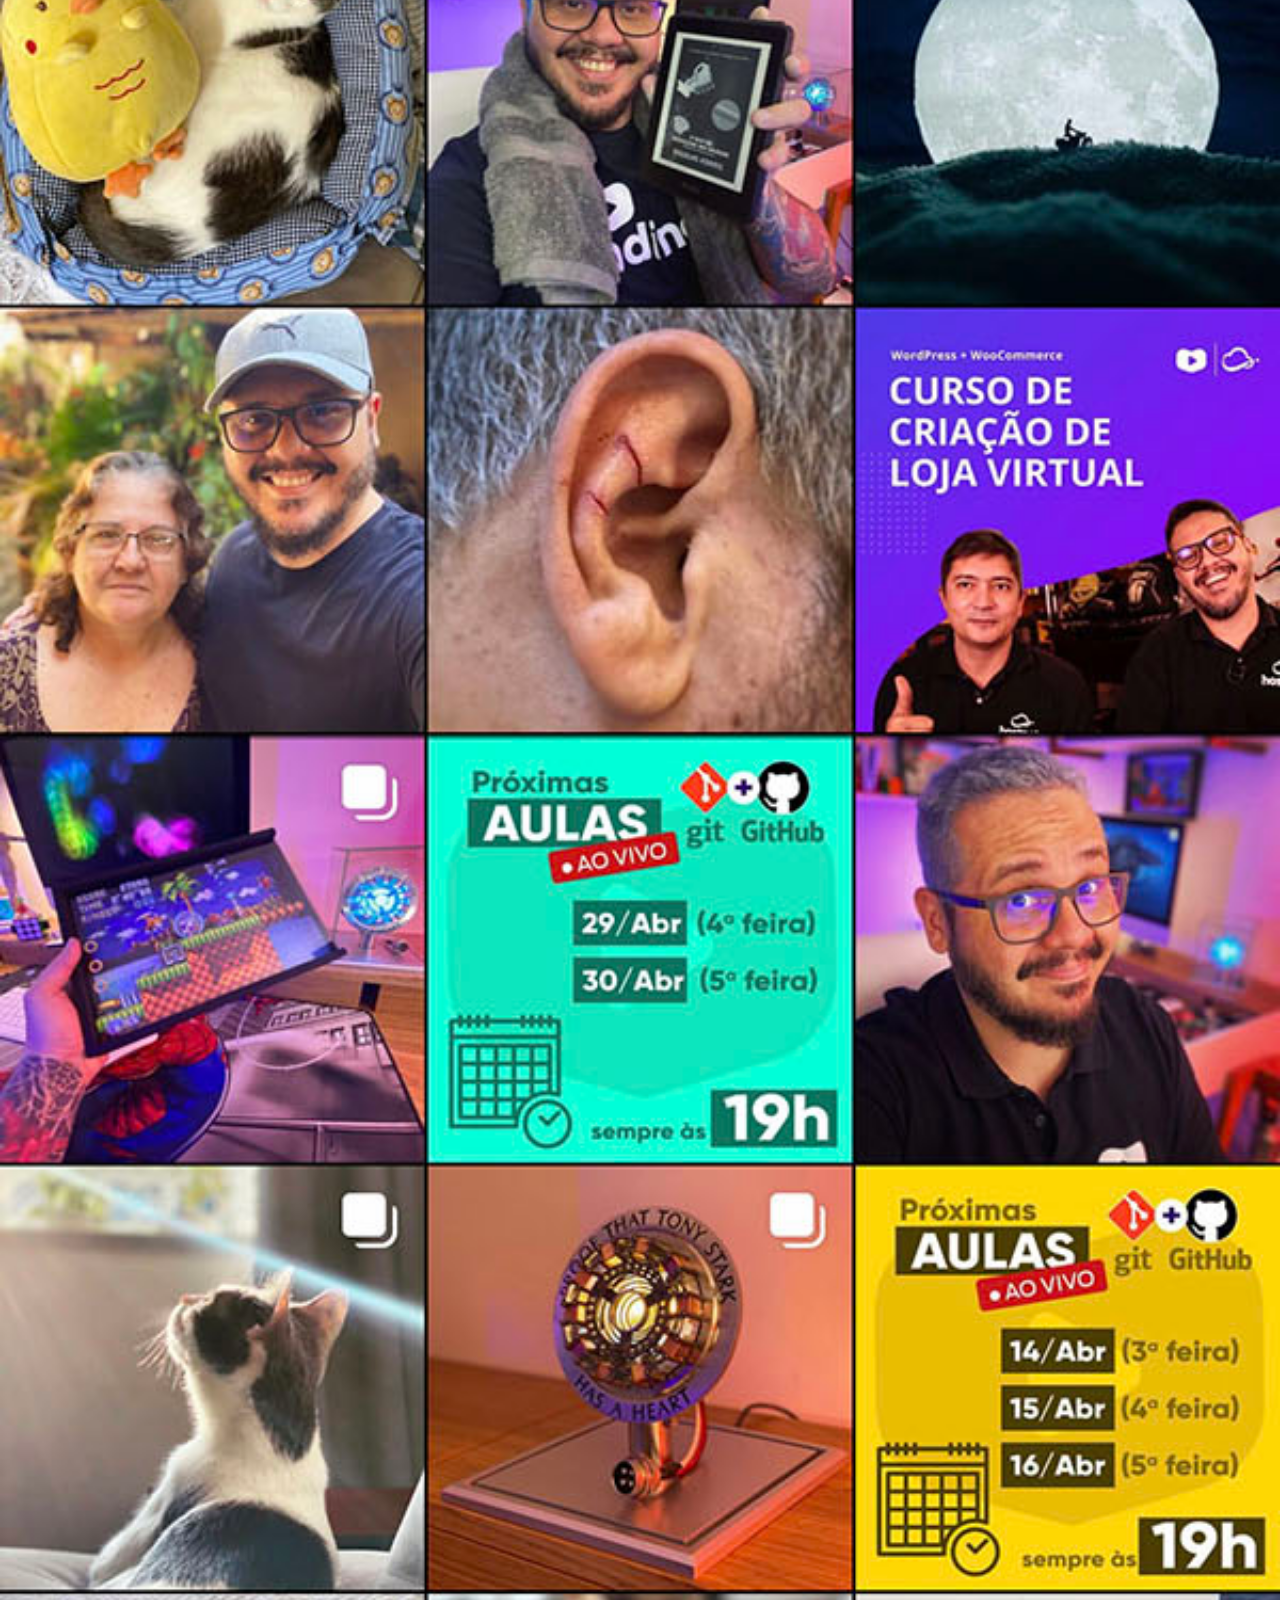
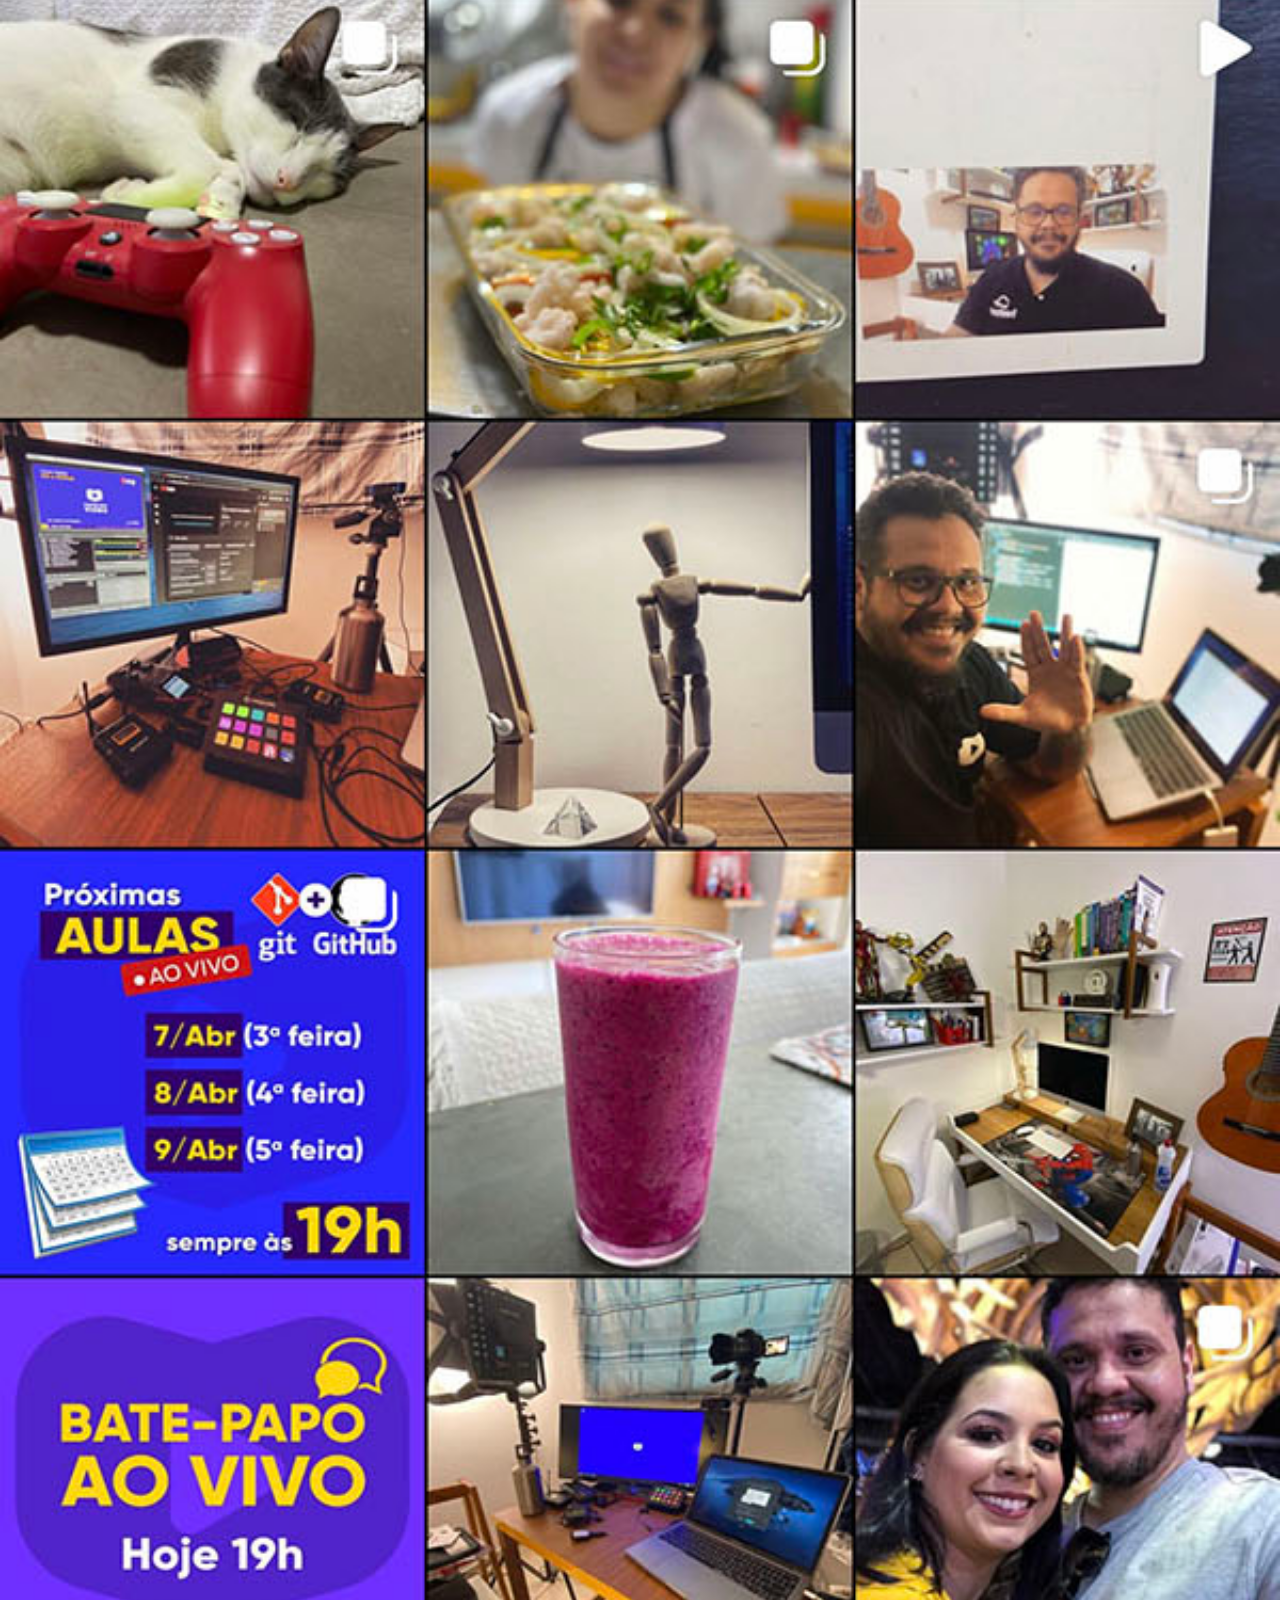
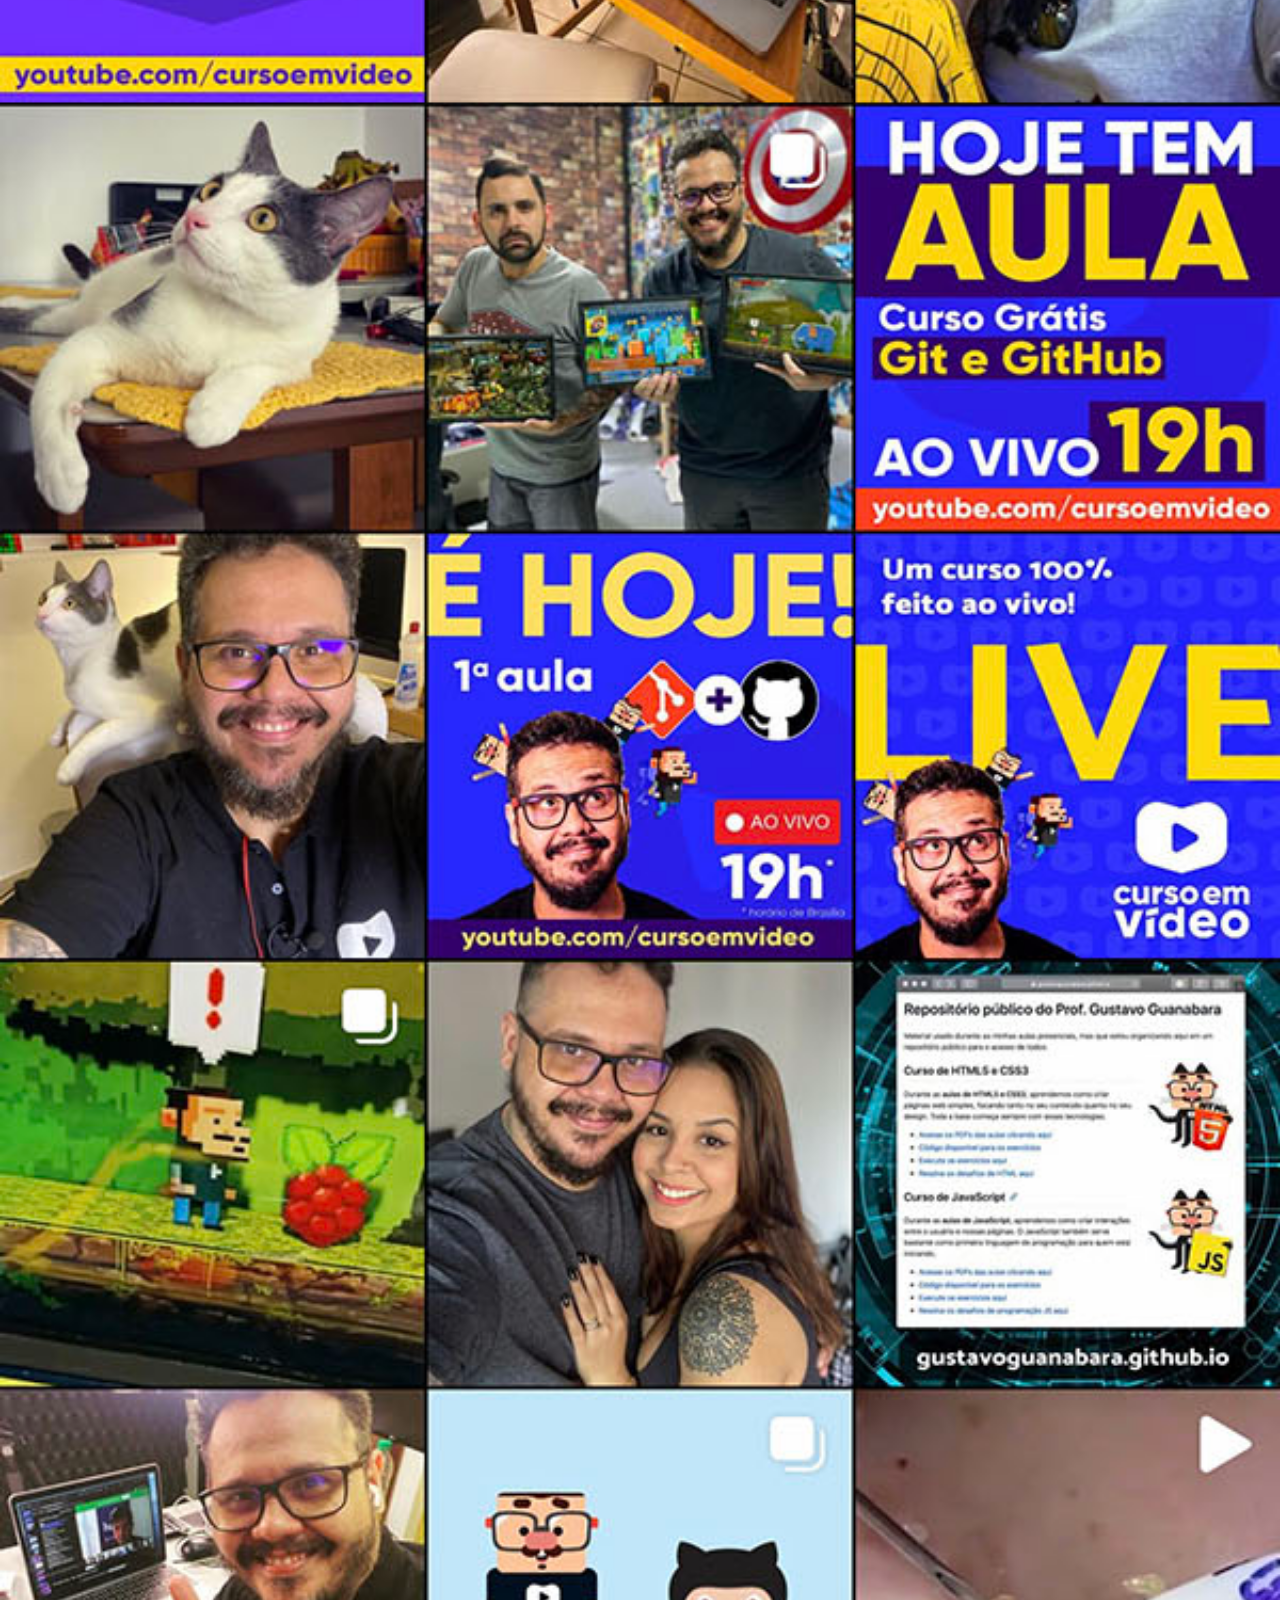
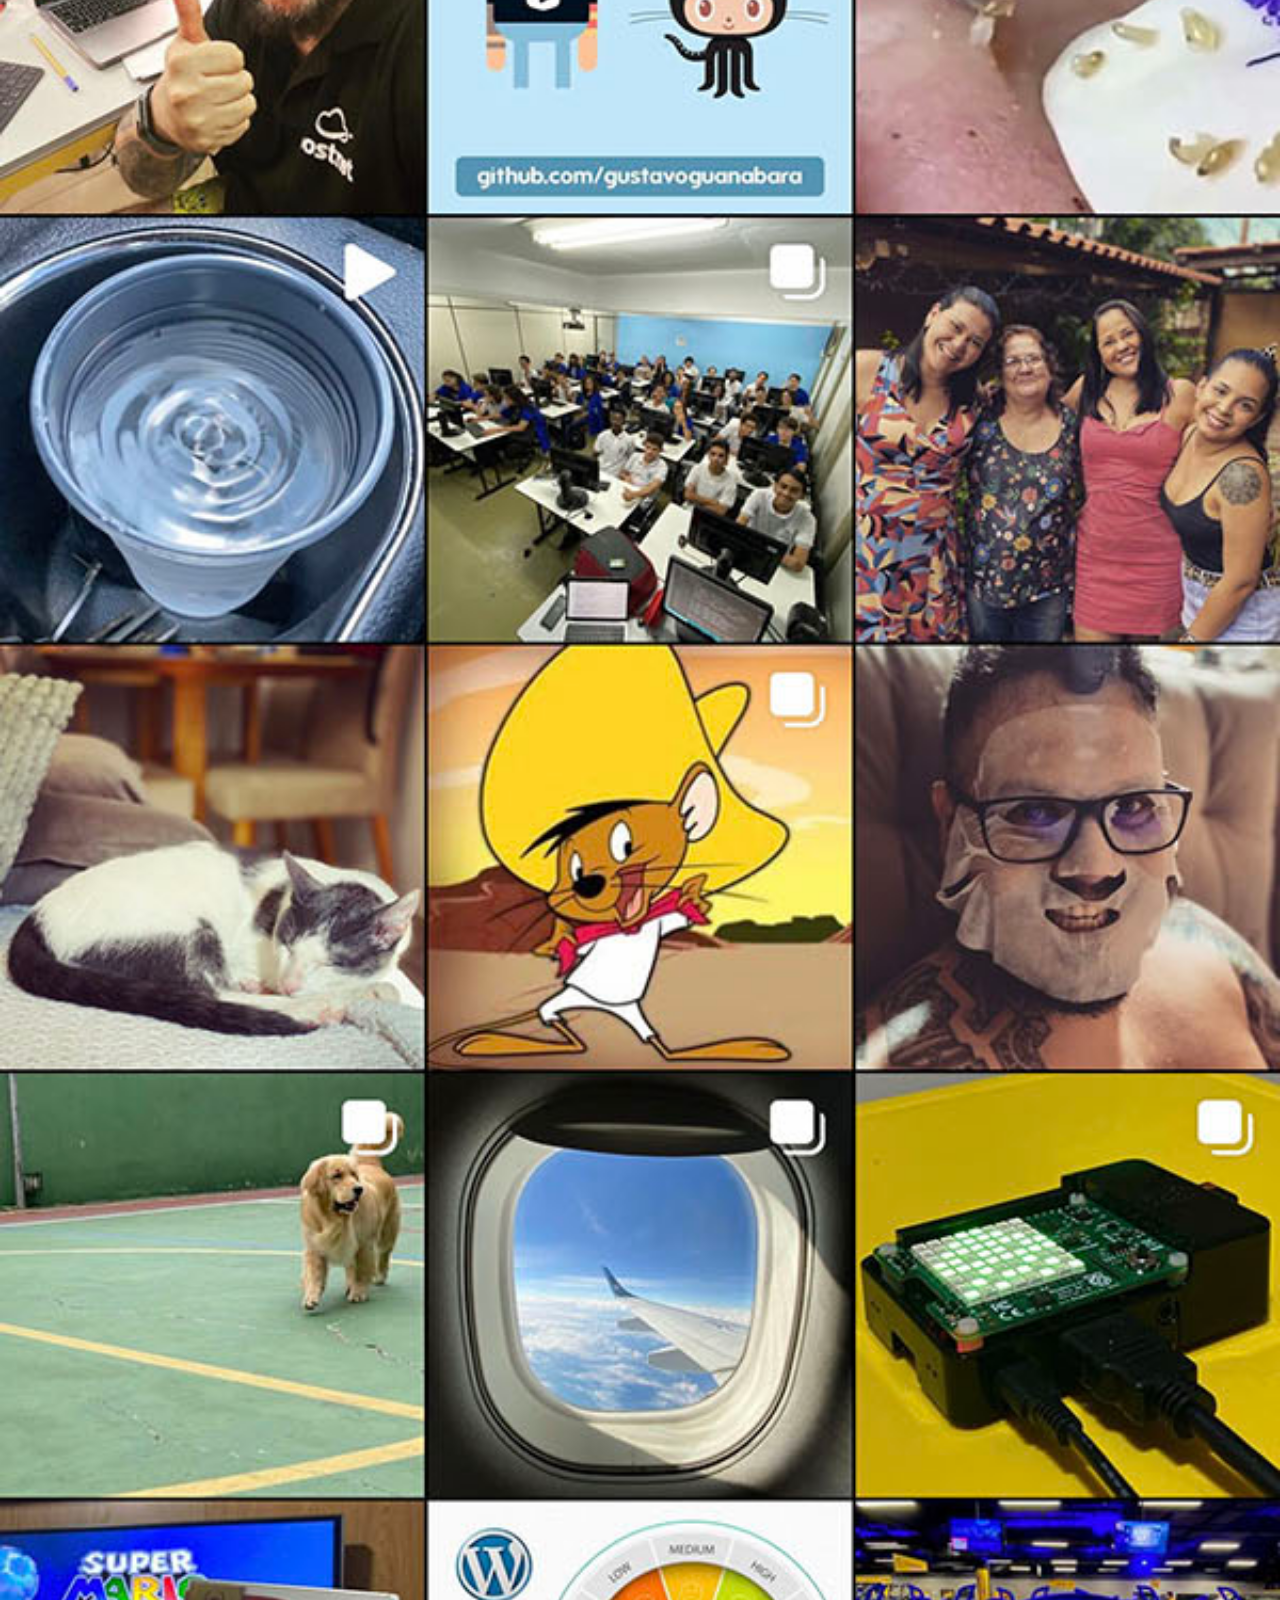
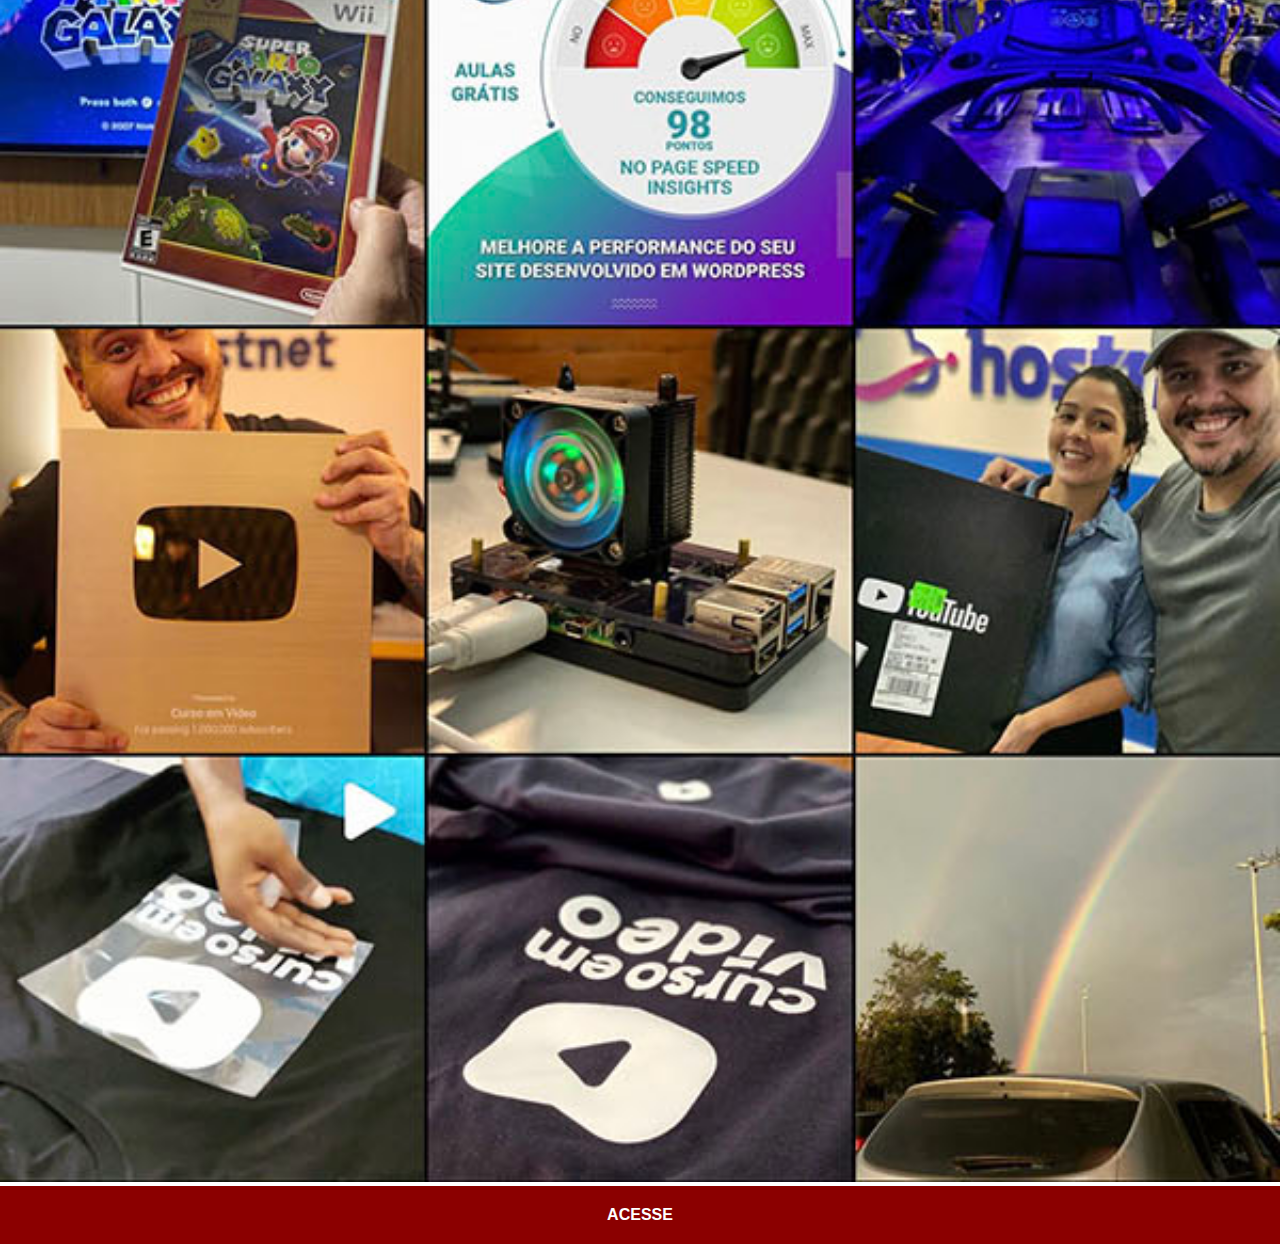
<file: instagram.html>
<!DOCTYPE html>
<html lang="pt-br">
<head>
    <meta charset="UTF-8">
    <meta http-equiv="X-UA-Compatible" content="IE=edge">
    <meta name="viewport" content="width=device-width, initial-scale=1.0">
    <title>Instagram</title>
    <link rel="stylesheet" href="estilos/social.css">
</head>
<body>
    <img src="imagens/tela-instagram.jpg" alt="Instagram">
    <a href="https://www.instagram.com/nanda_nericke/" target="_blank">ACESSE</a>
</body>
</html>
</file>
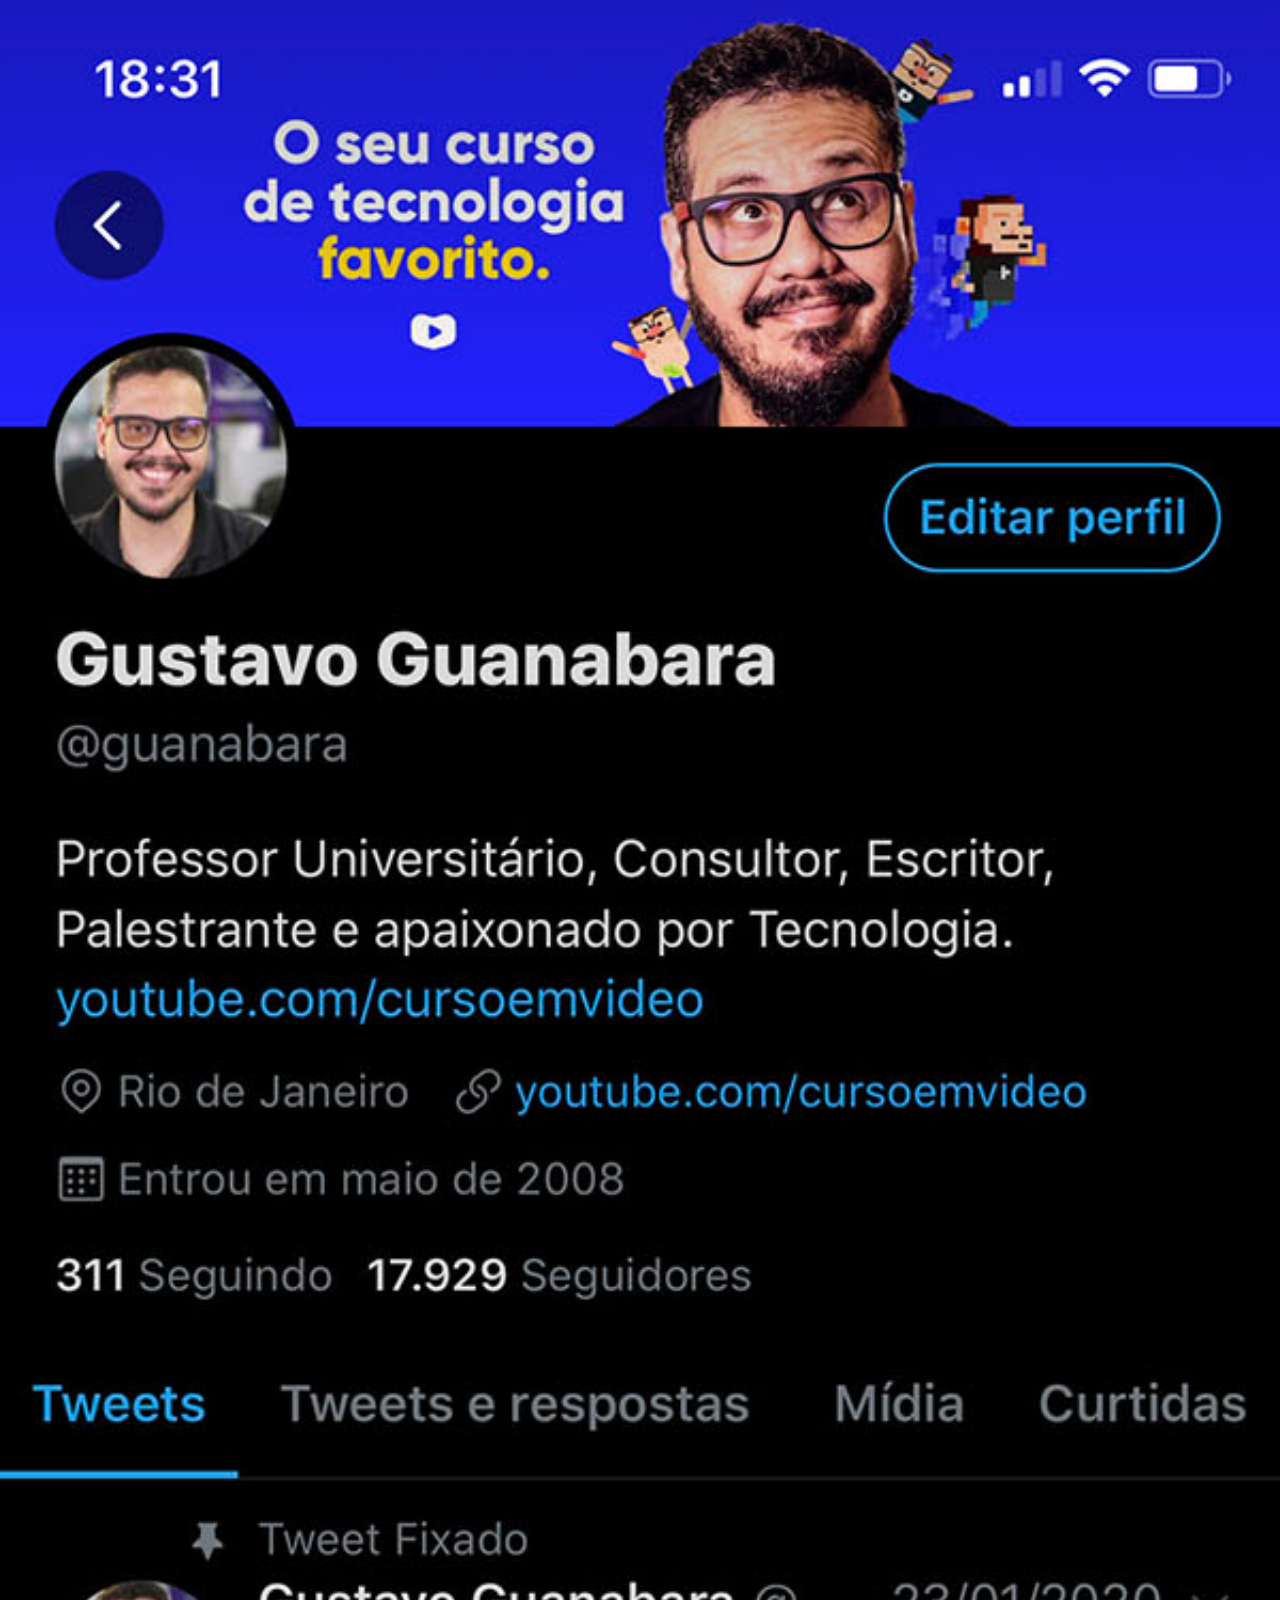
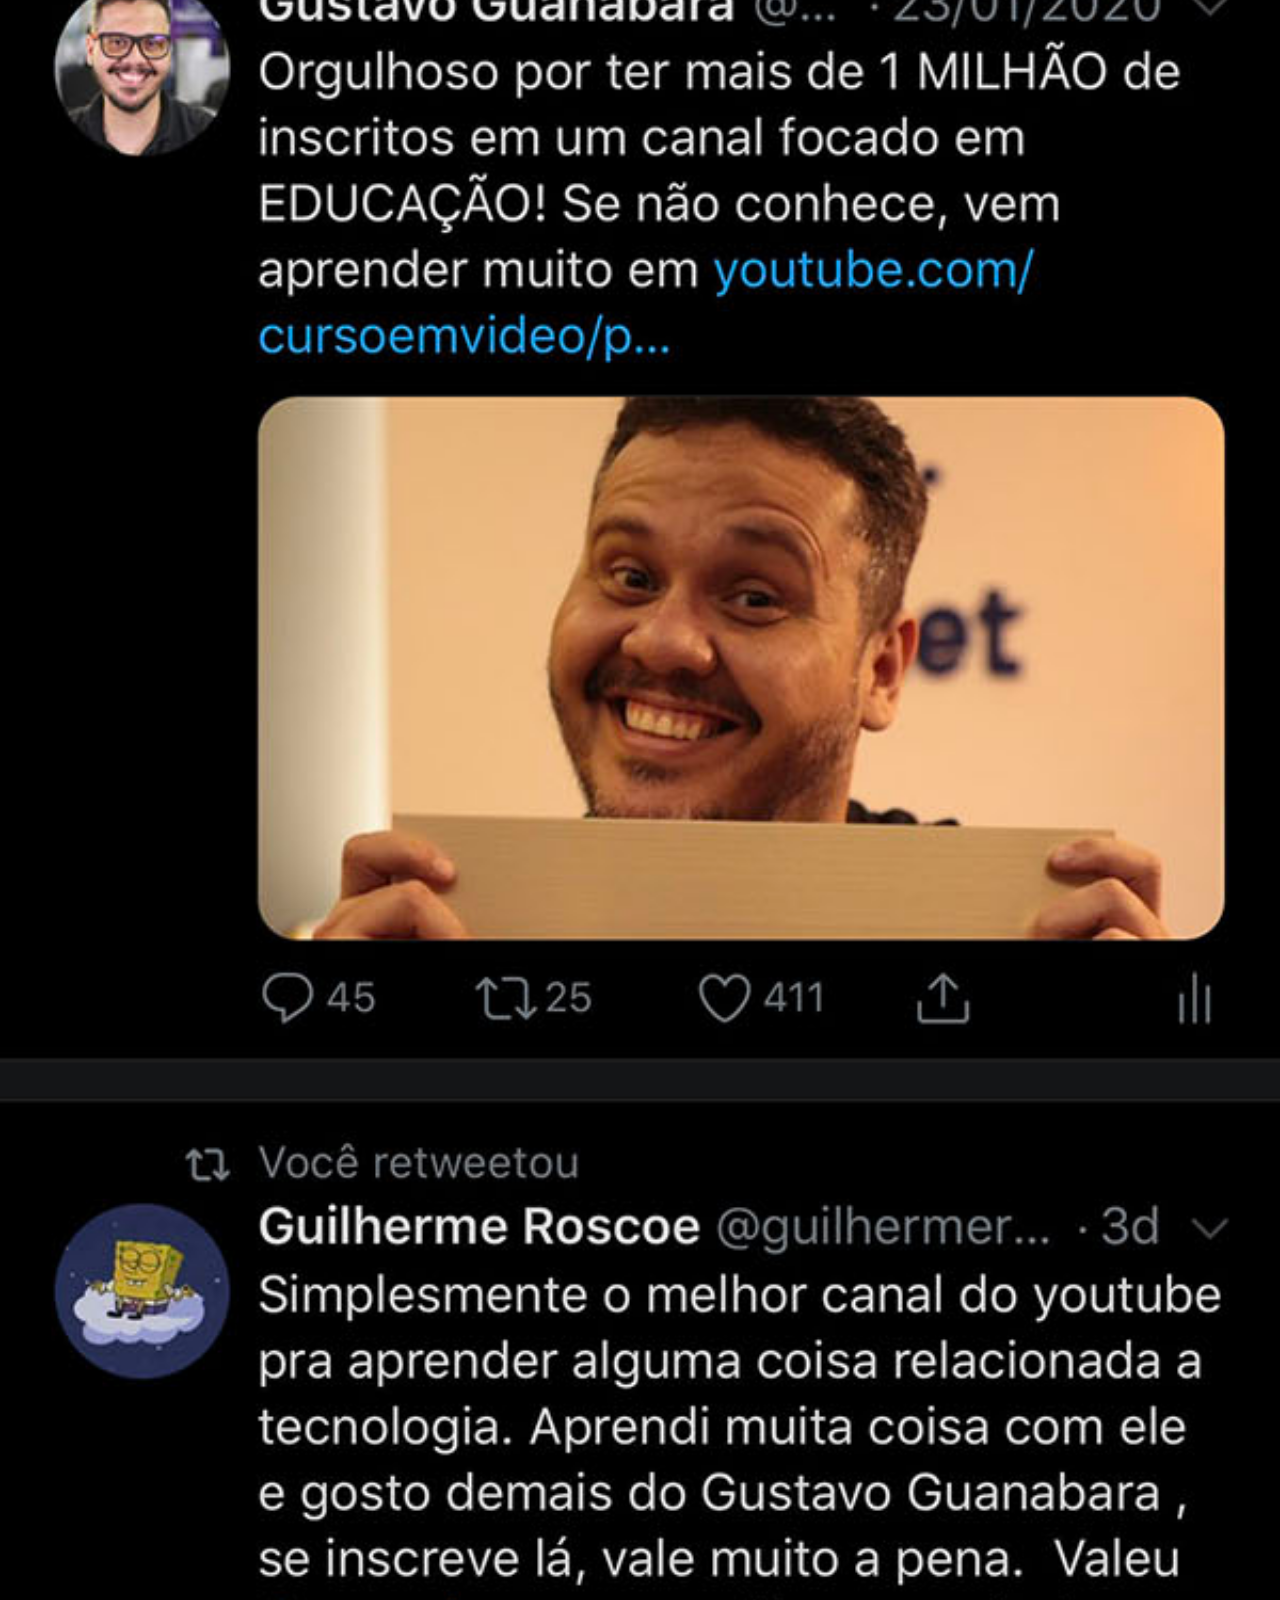
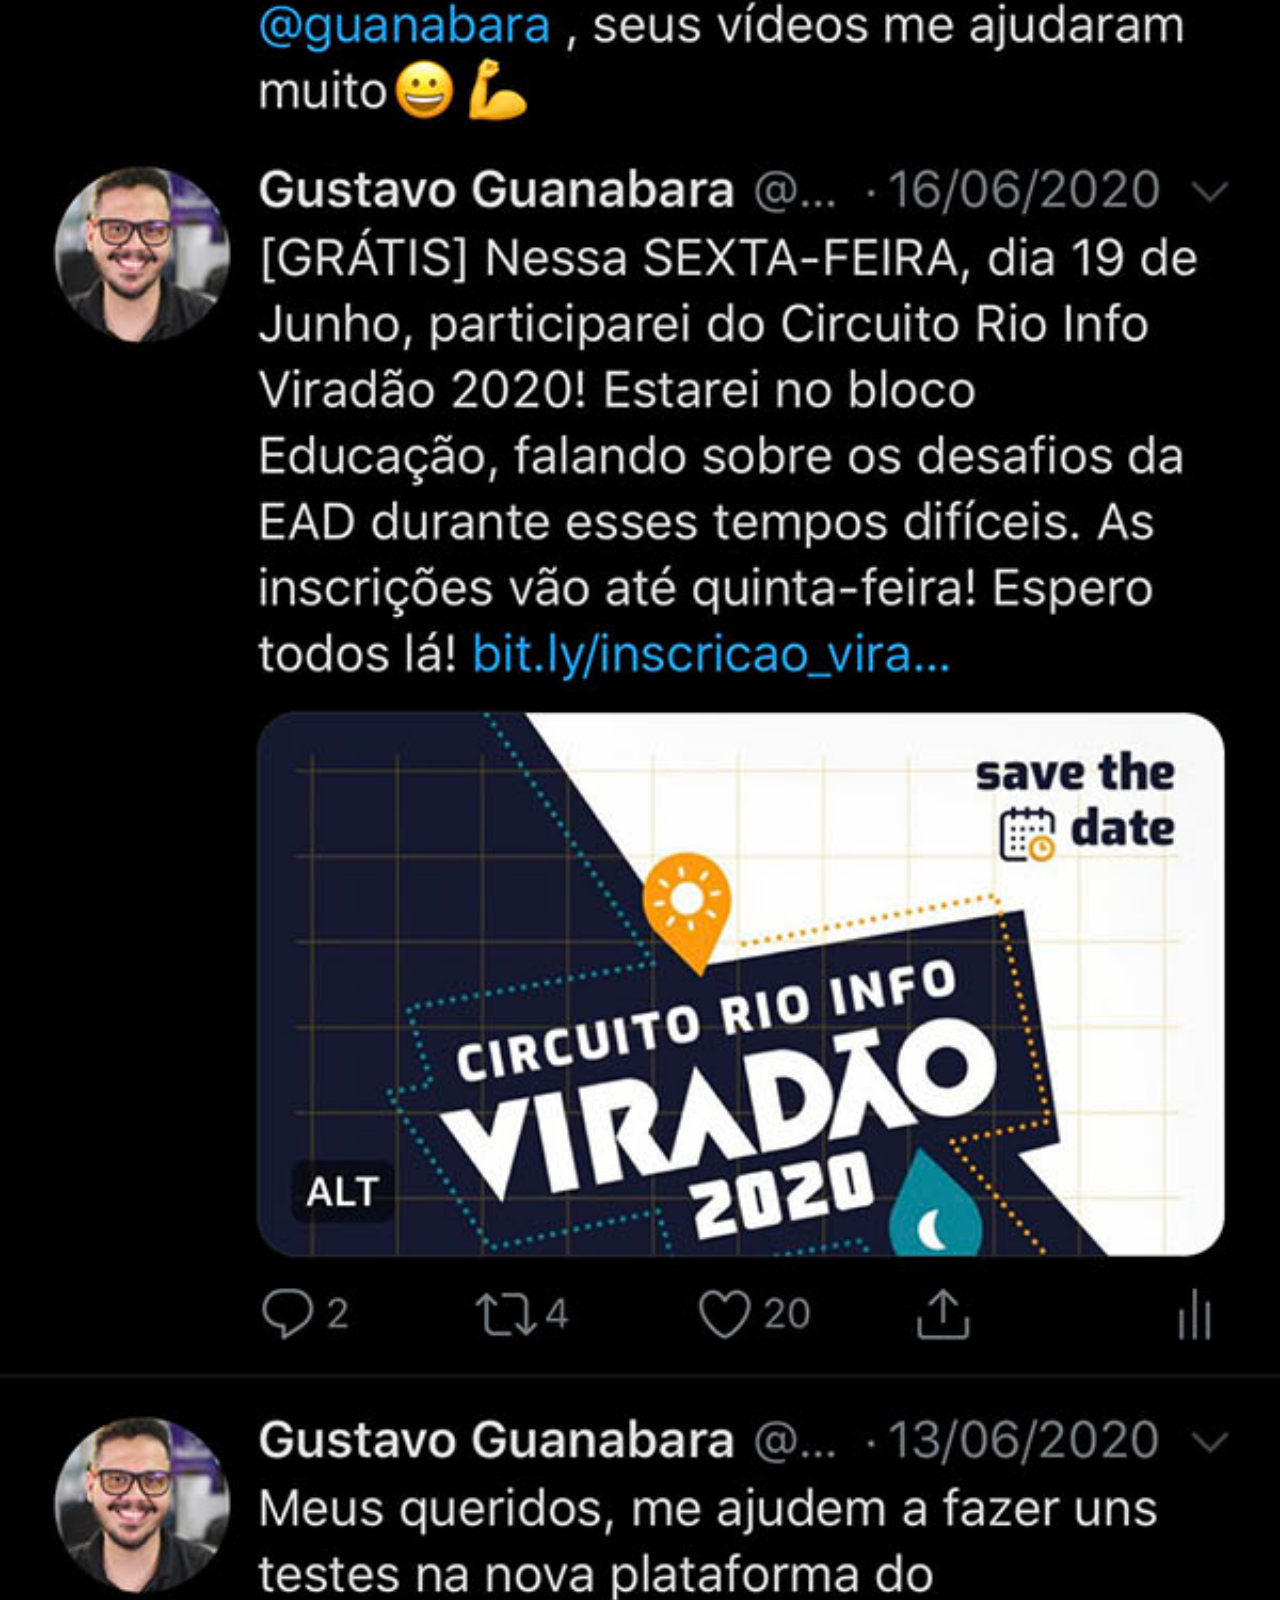
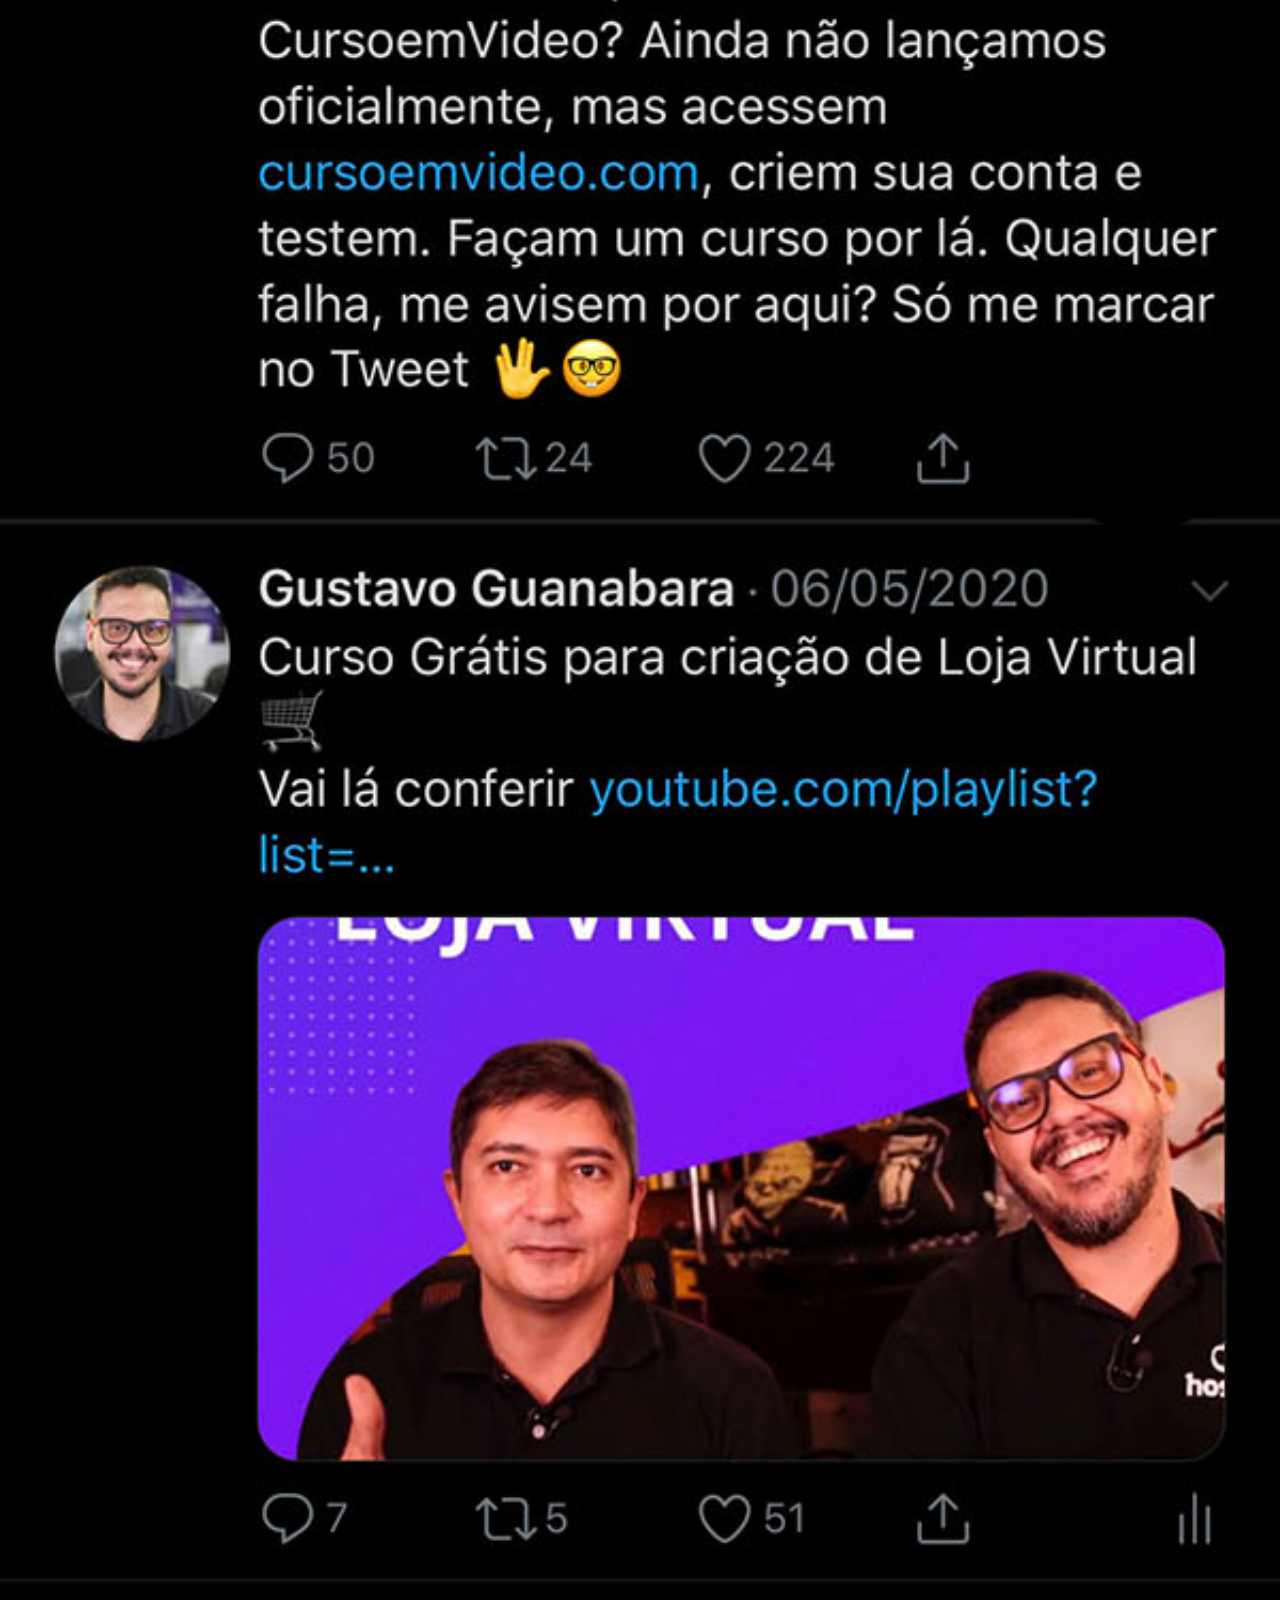
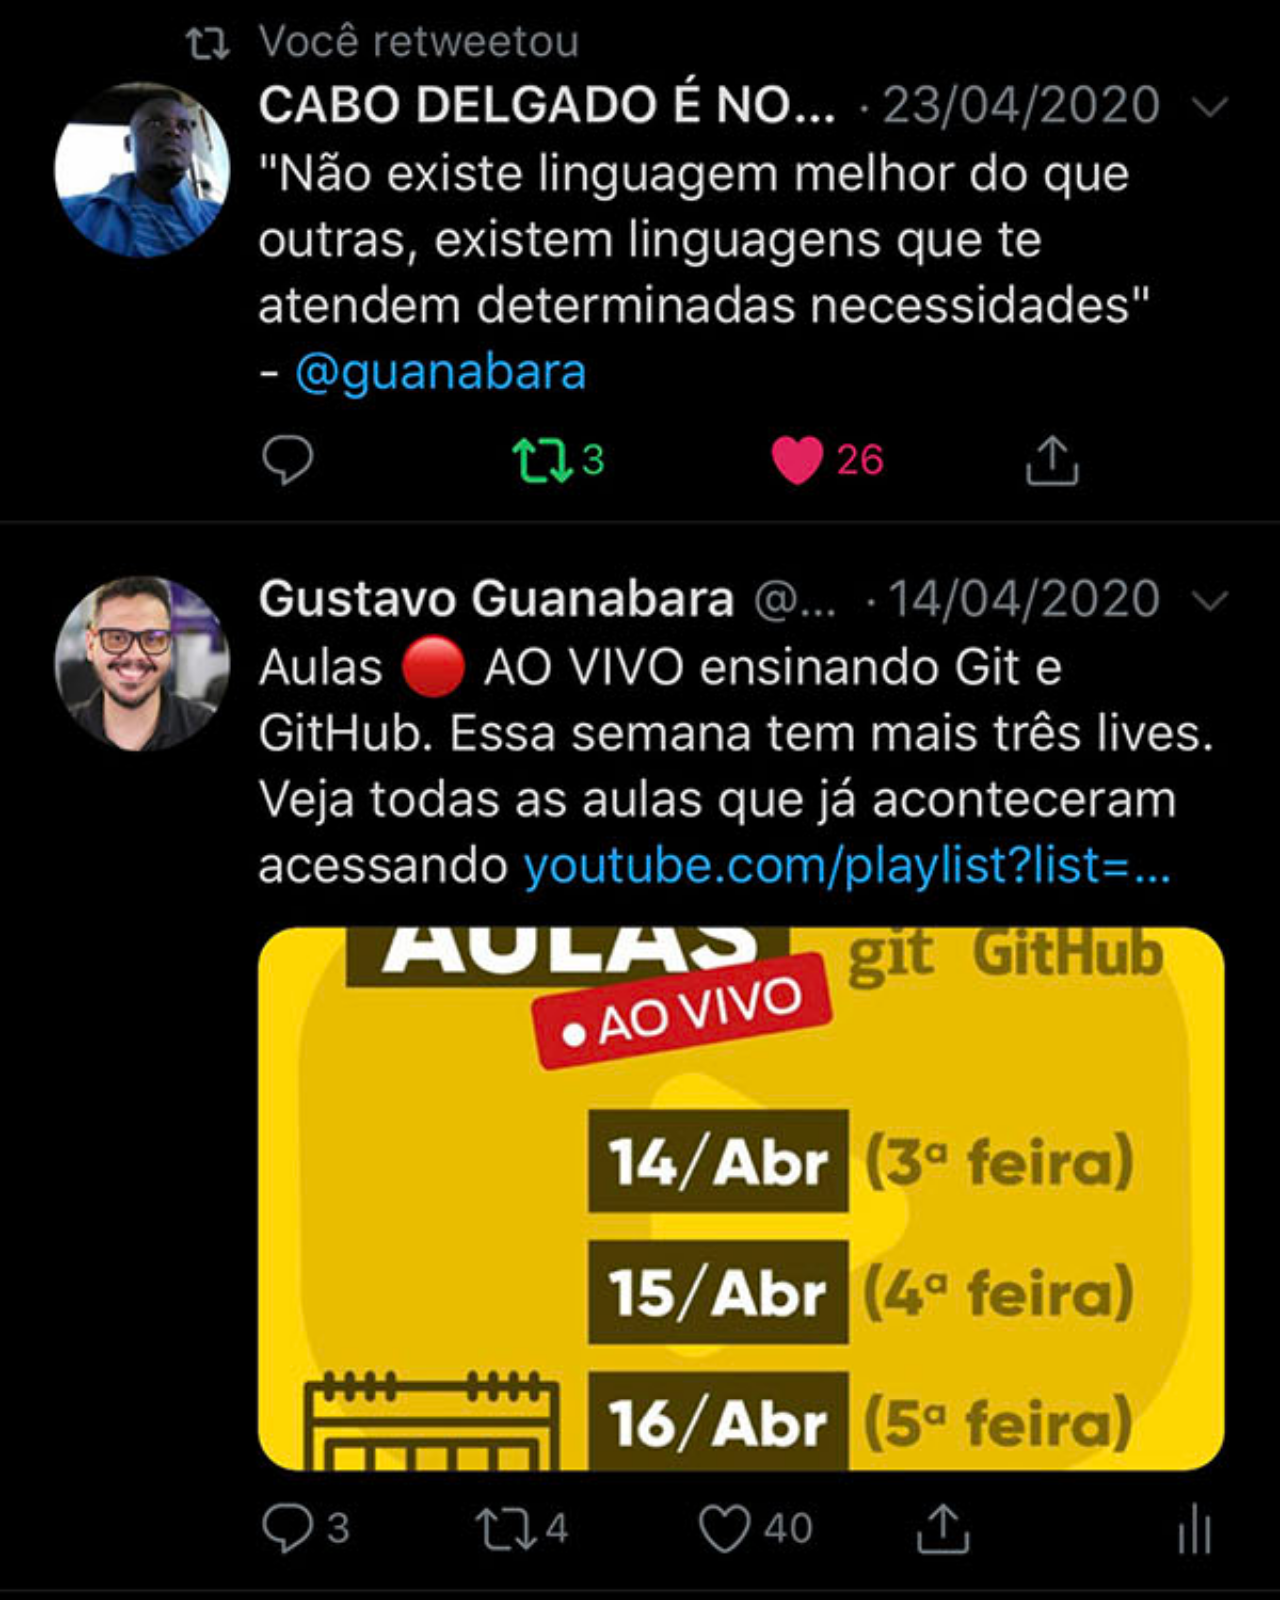
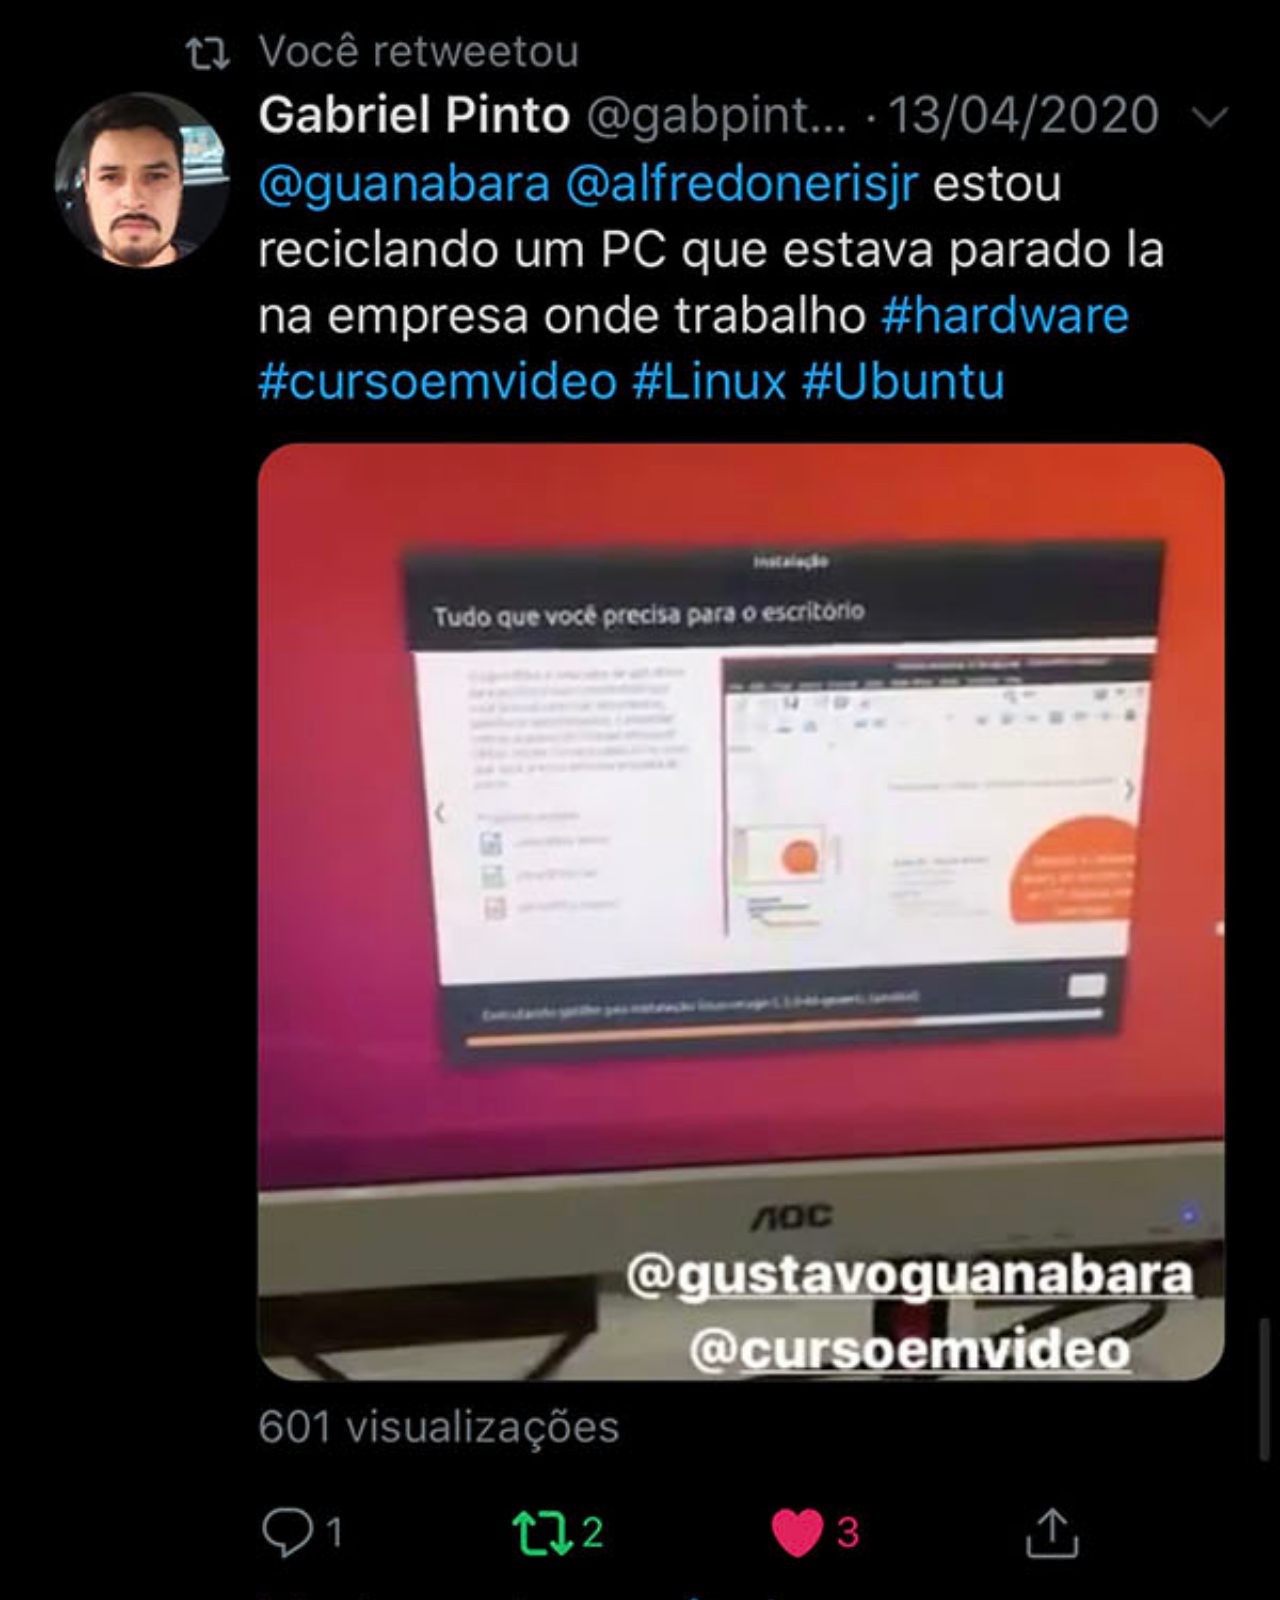
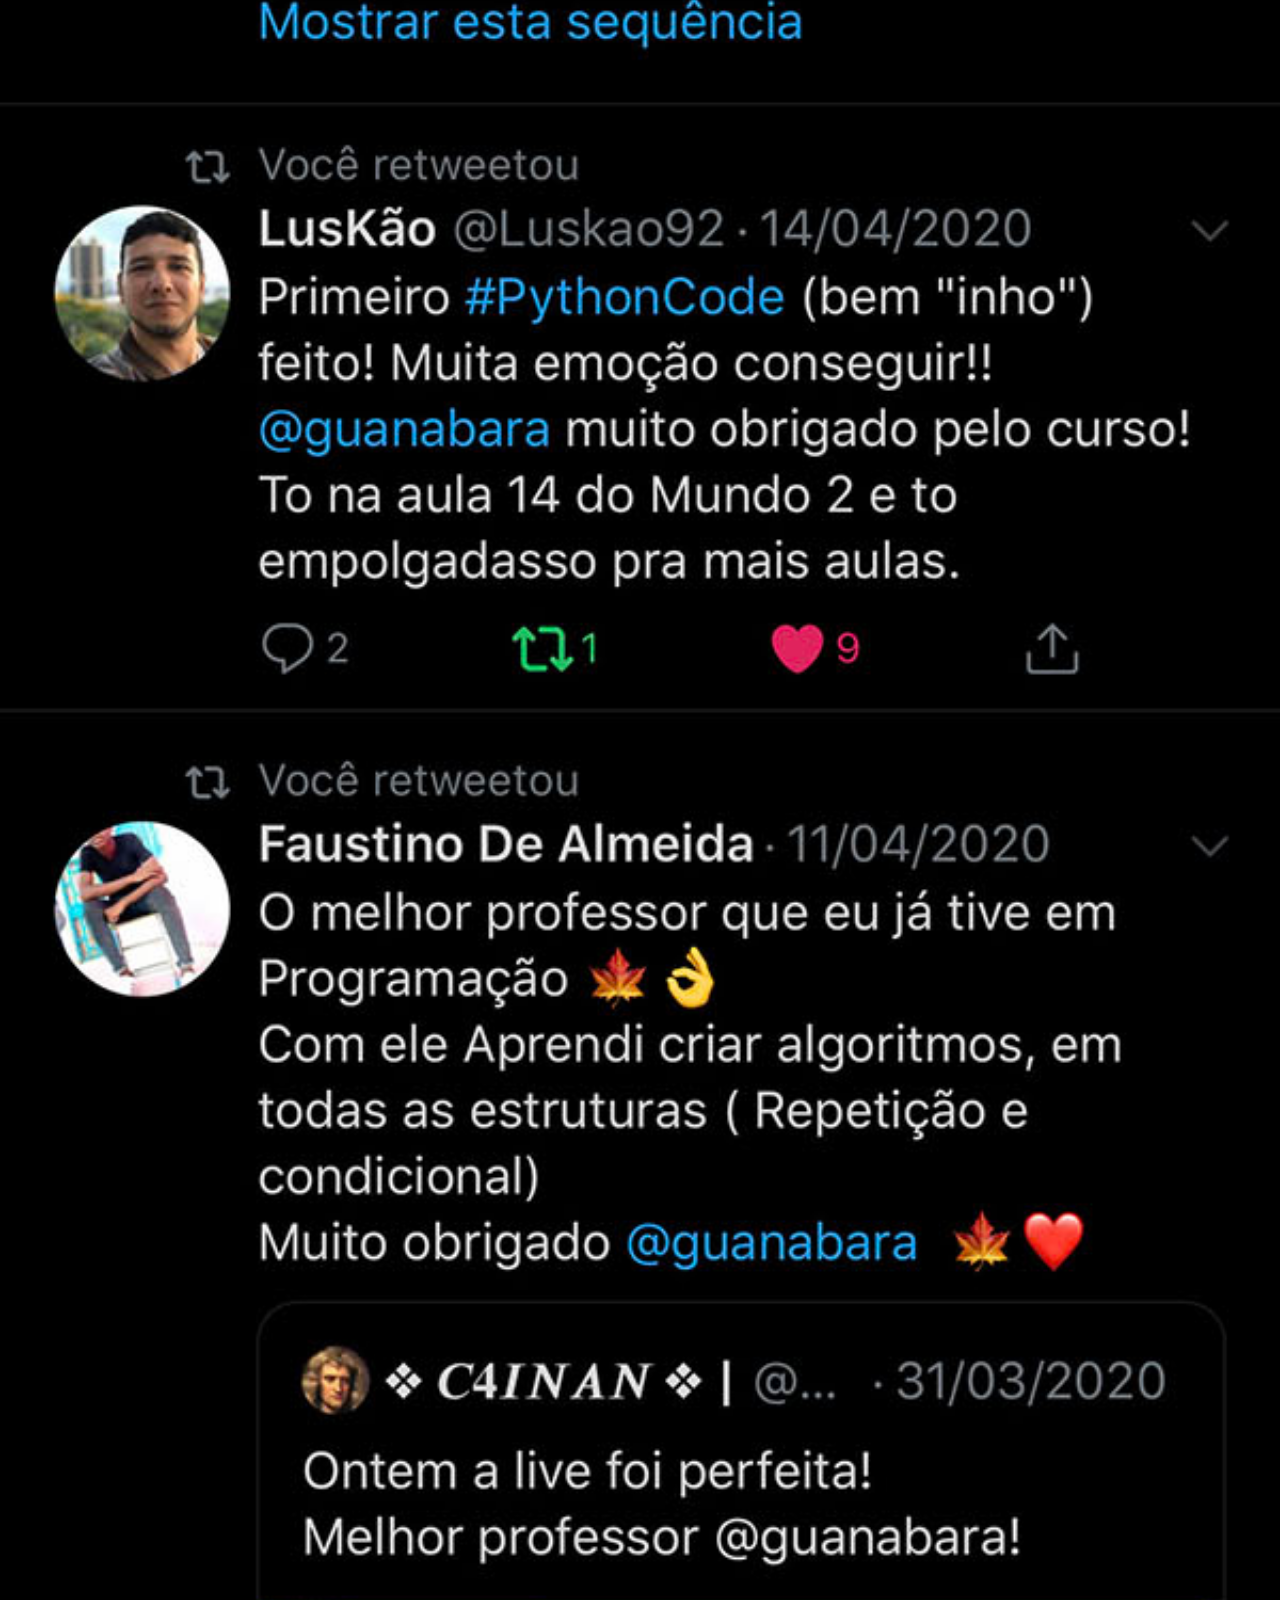
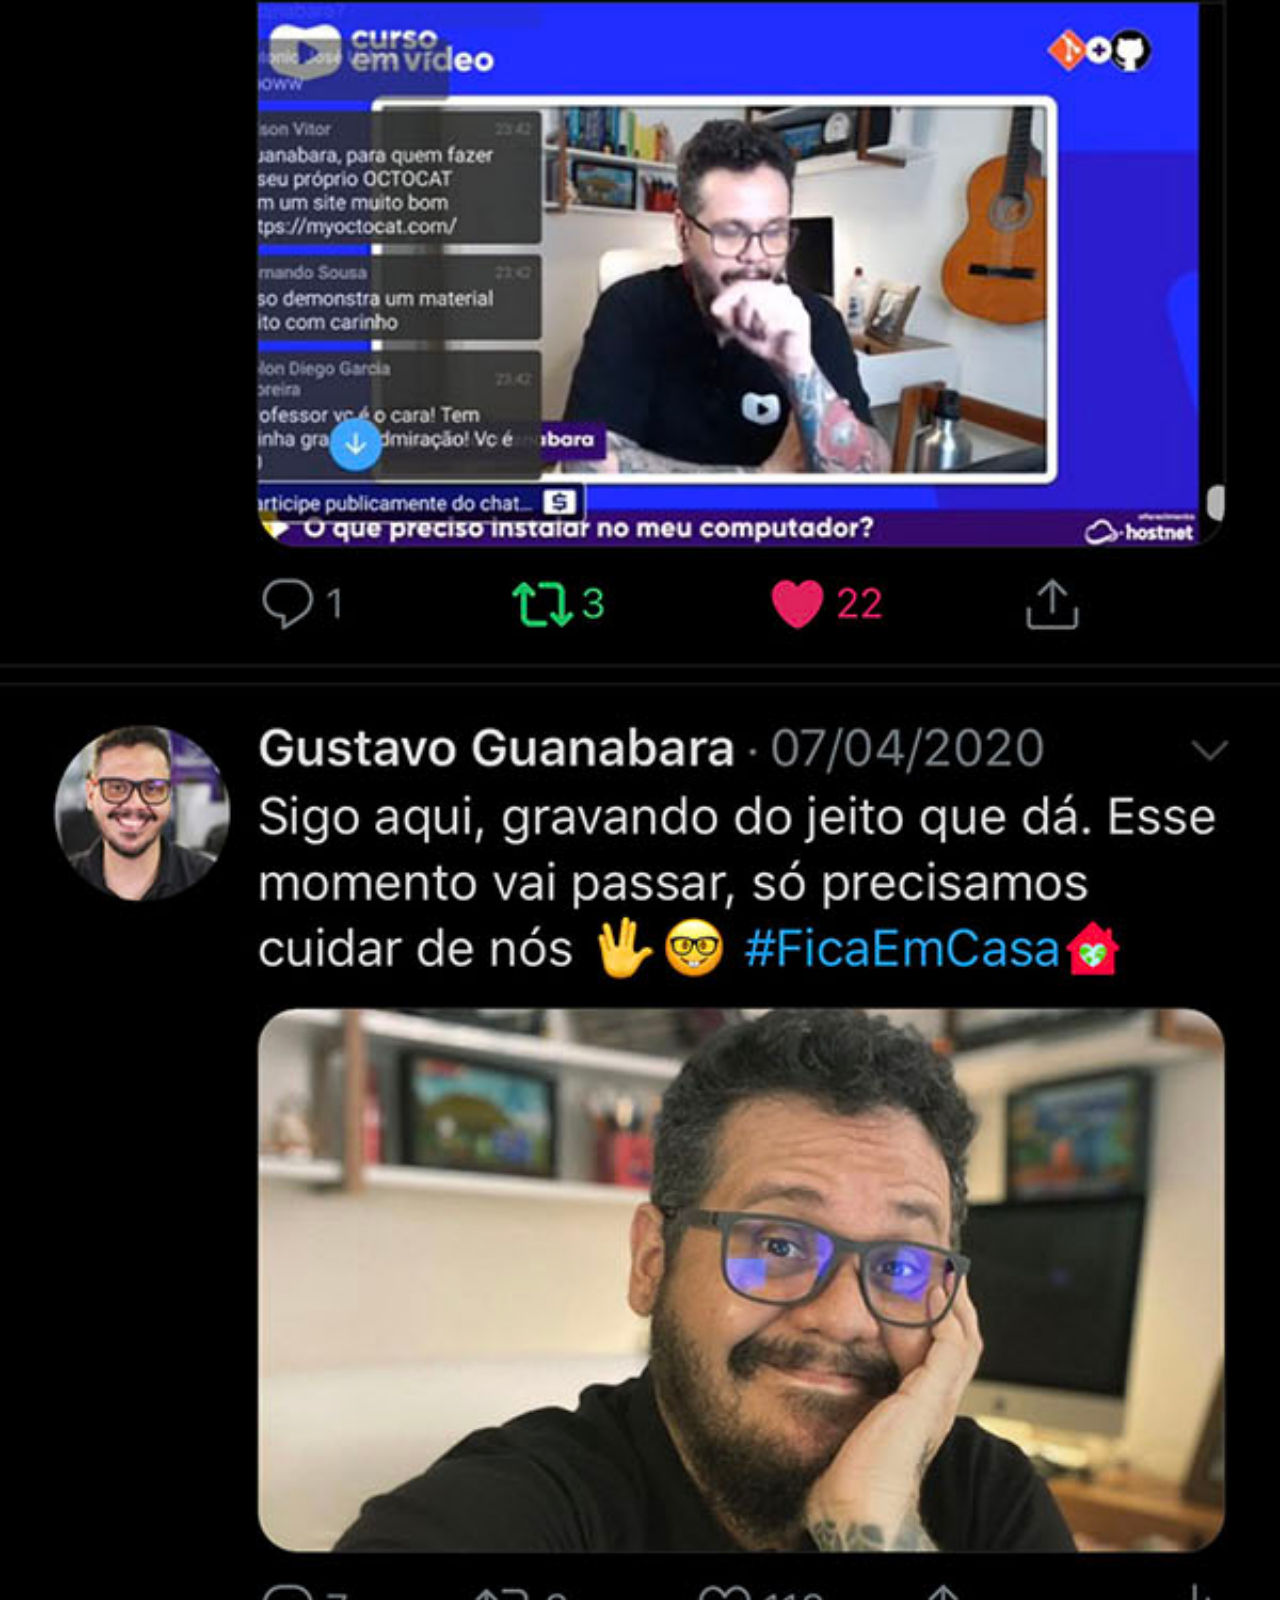
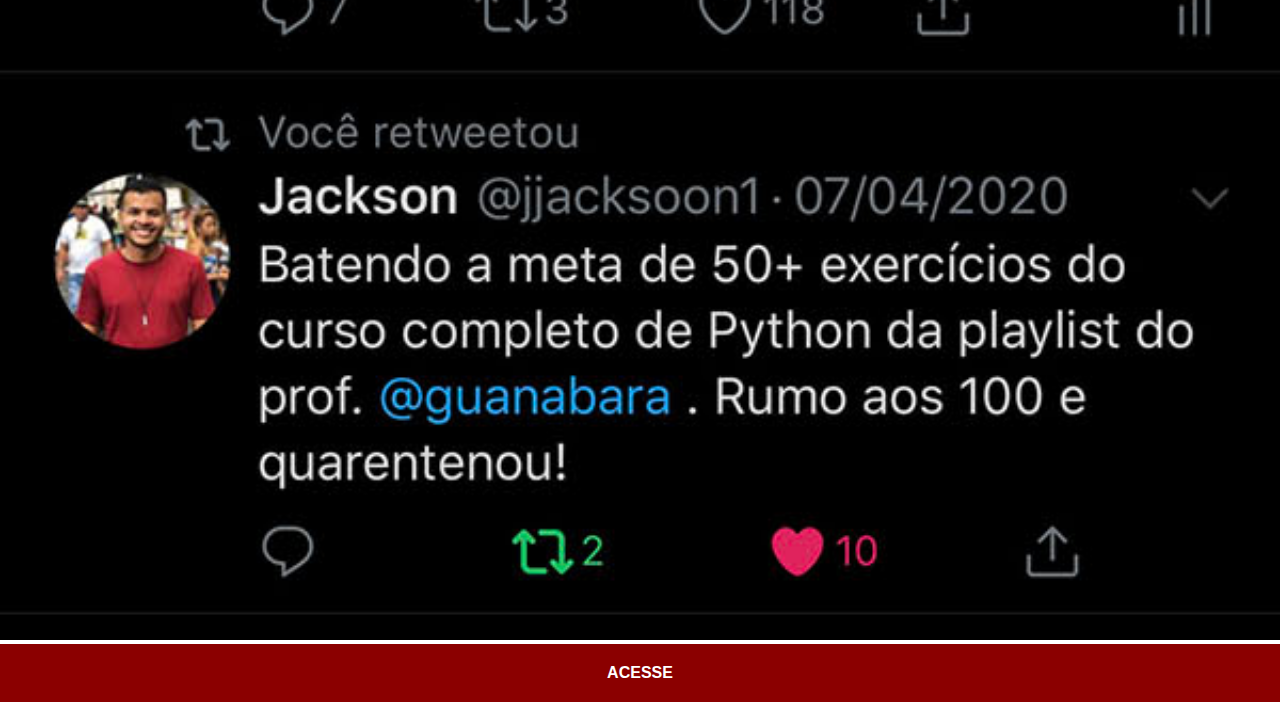
<file: twitter.html>
<!DOCTYPE html>
<html lang="pt-br">
<head>
    <meta charset="UTF-8">
    <meta http-equiv="X-UA-Compatible" content="IE=edge">
    <meta name="viewport" content="width=device-width, initial-scale=1.0">
    <title>Twitter</title>
    <link rel="stylesheet" href="estilos/social.css">
</head>
<body>
    <img src="imagens/tela-twitter.jpg" alt="Twitter">
    <a href="https://twitter.com/Nanda_nericke" target="_blank">ACESSE</a>
</body>
</html>
</file>
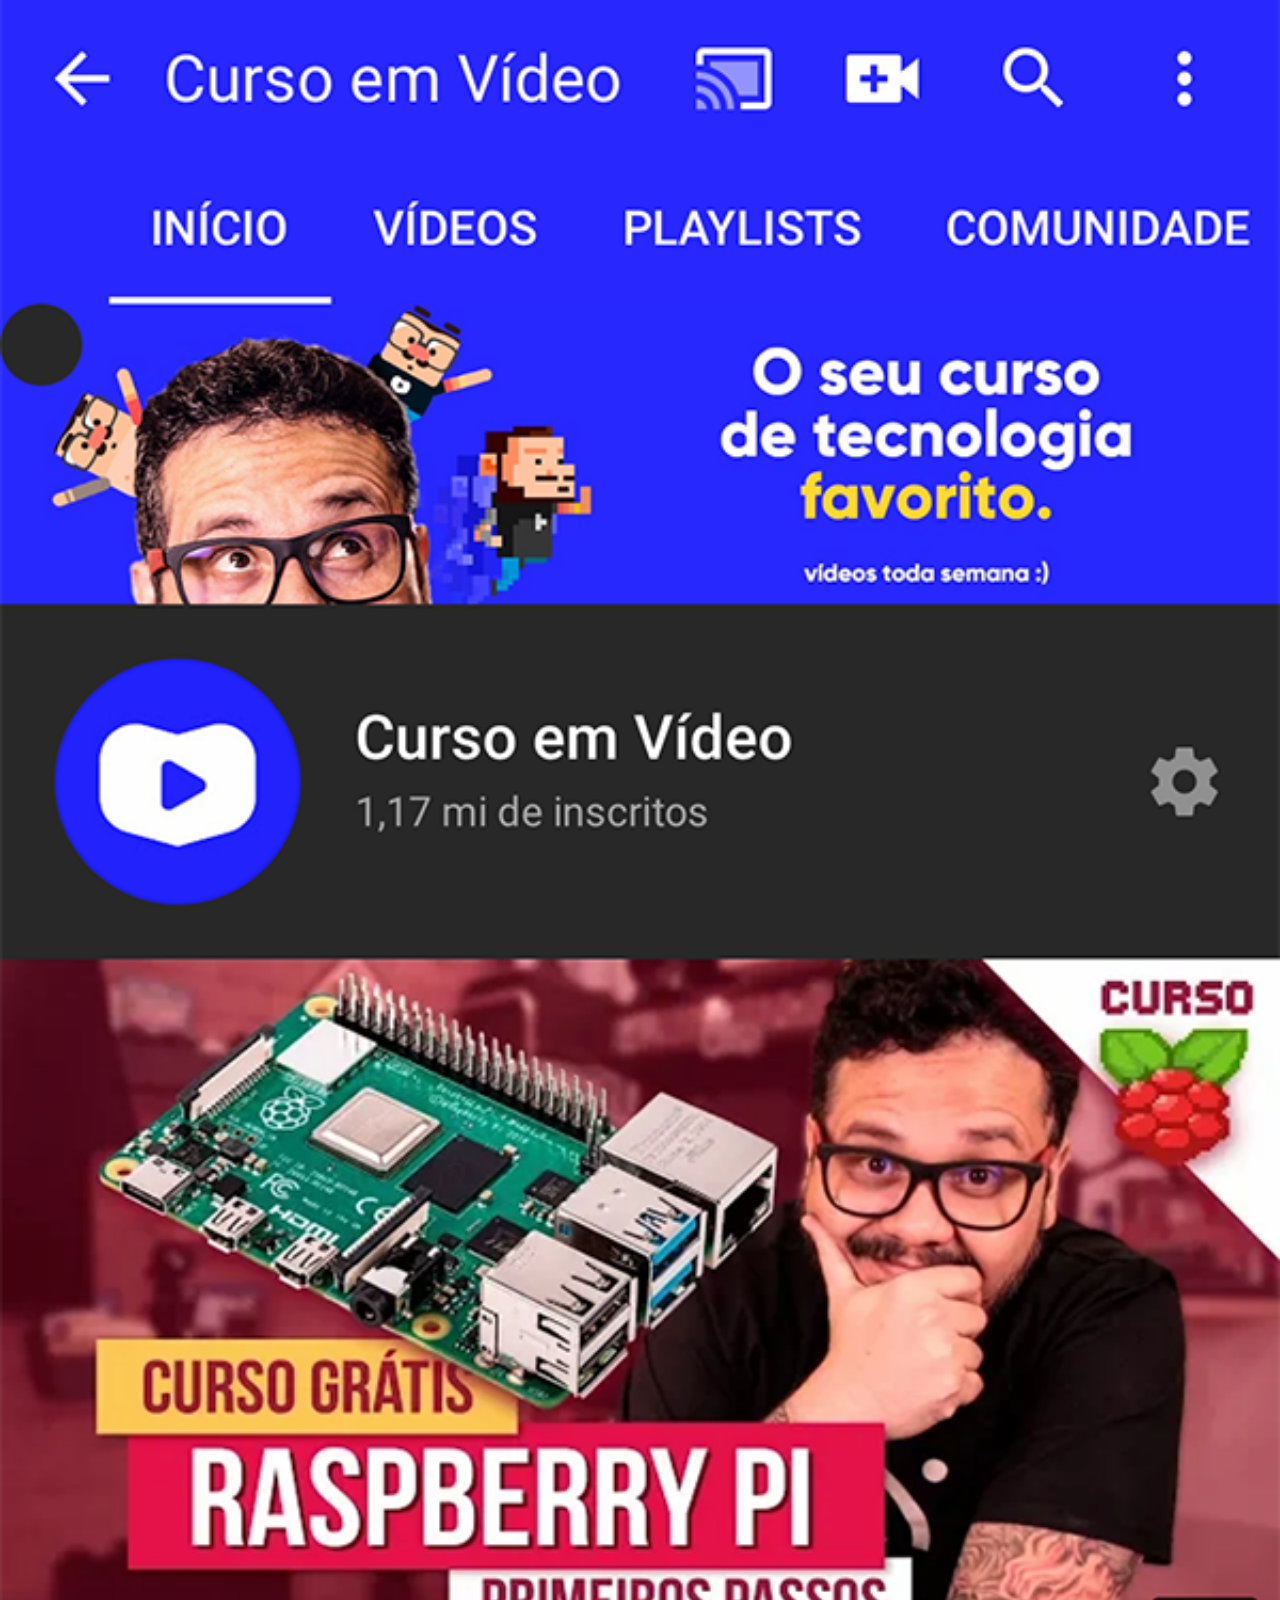
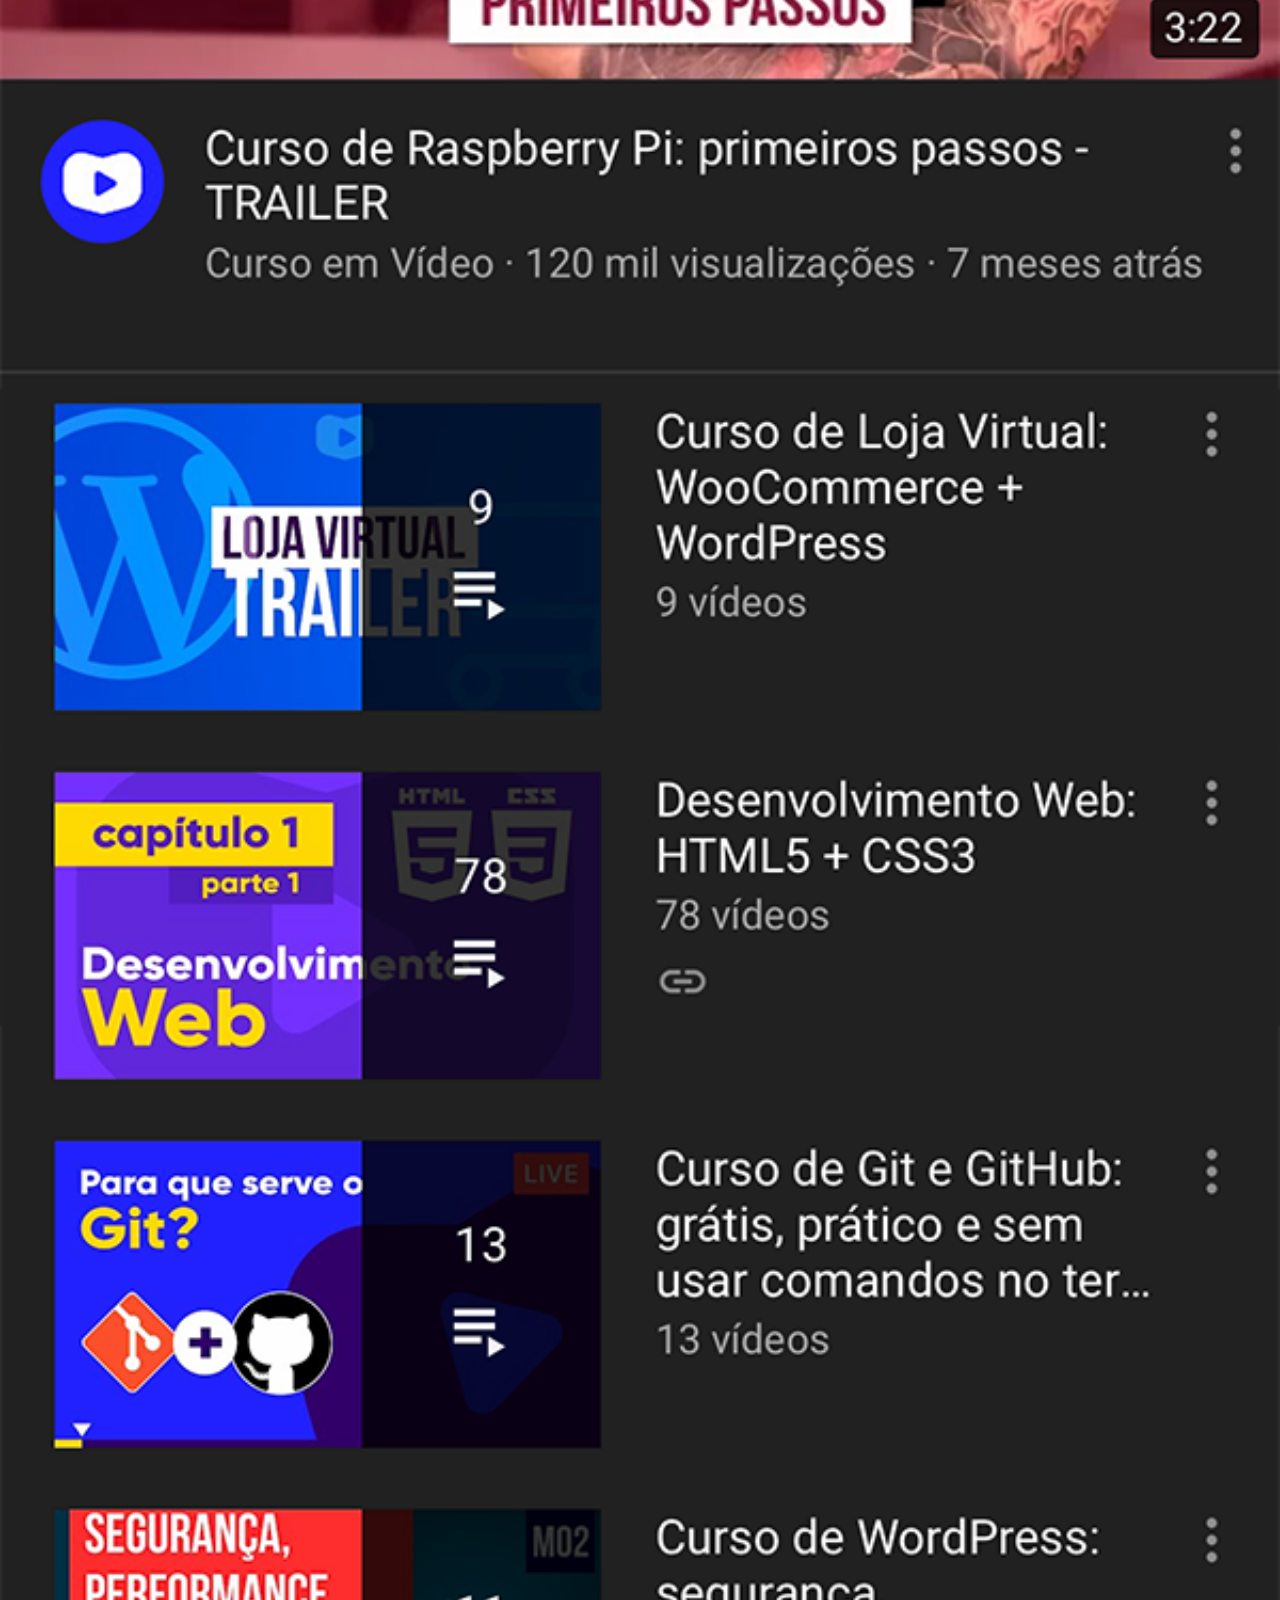
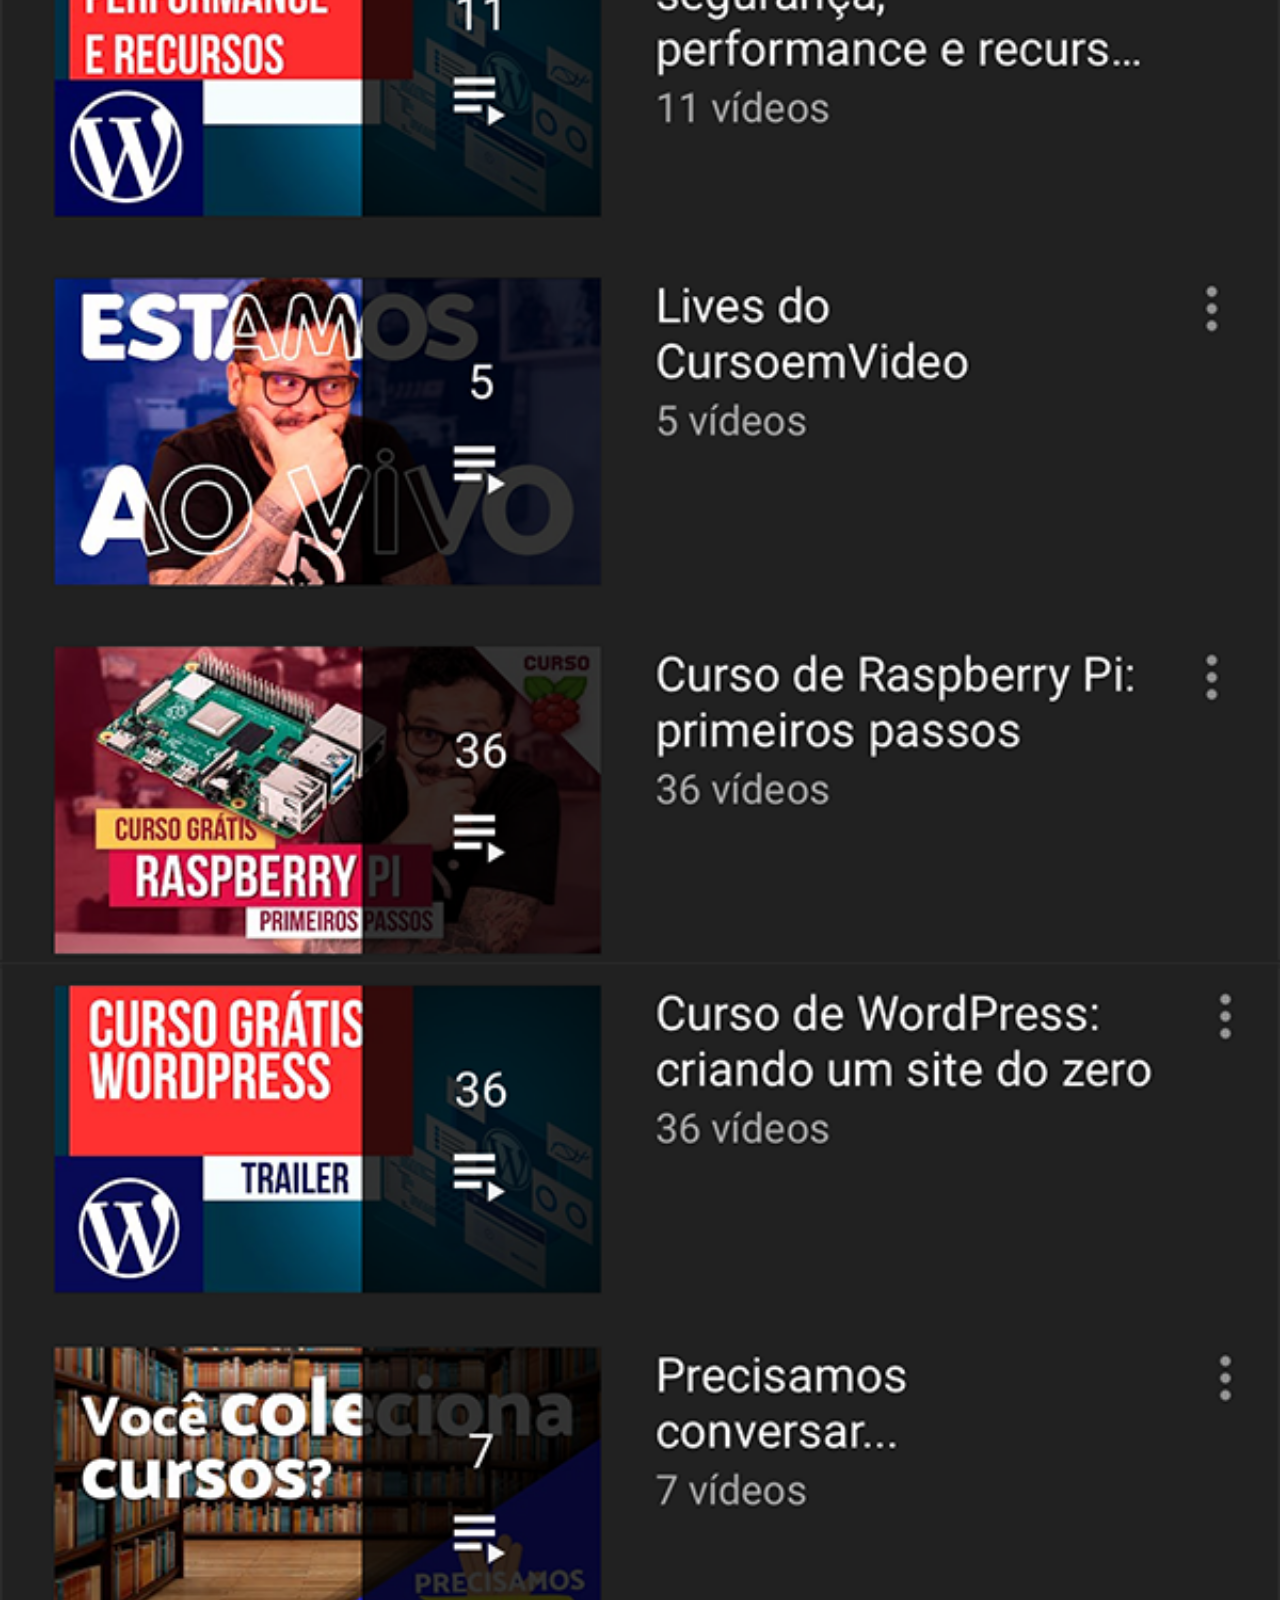
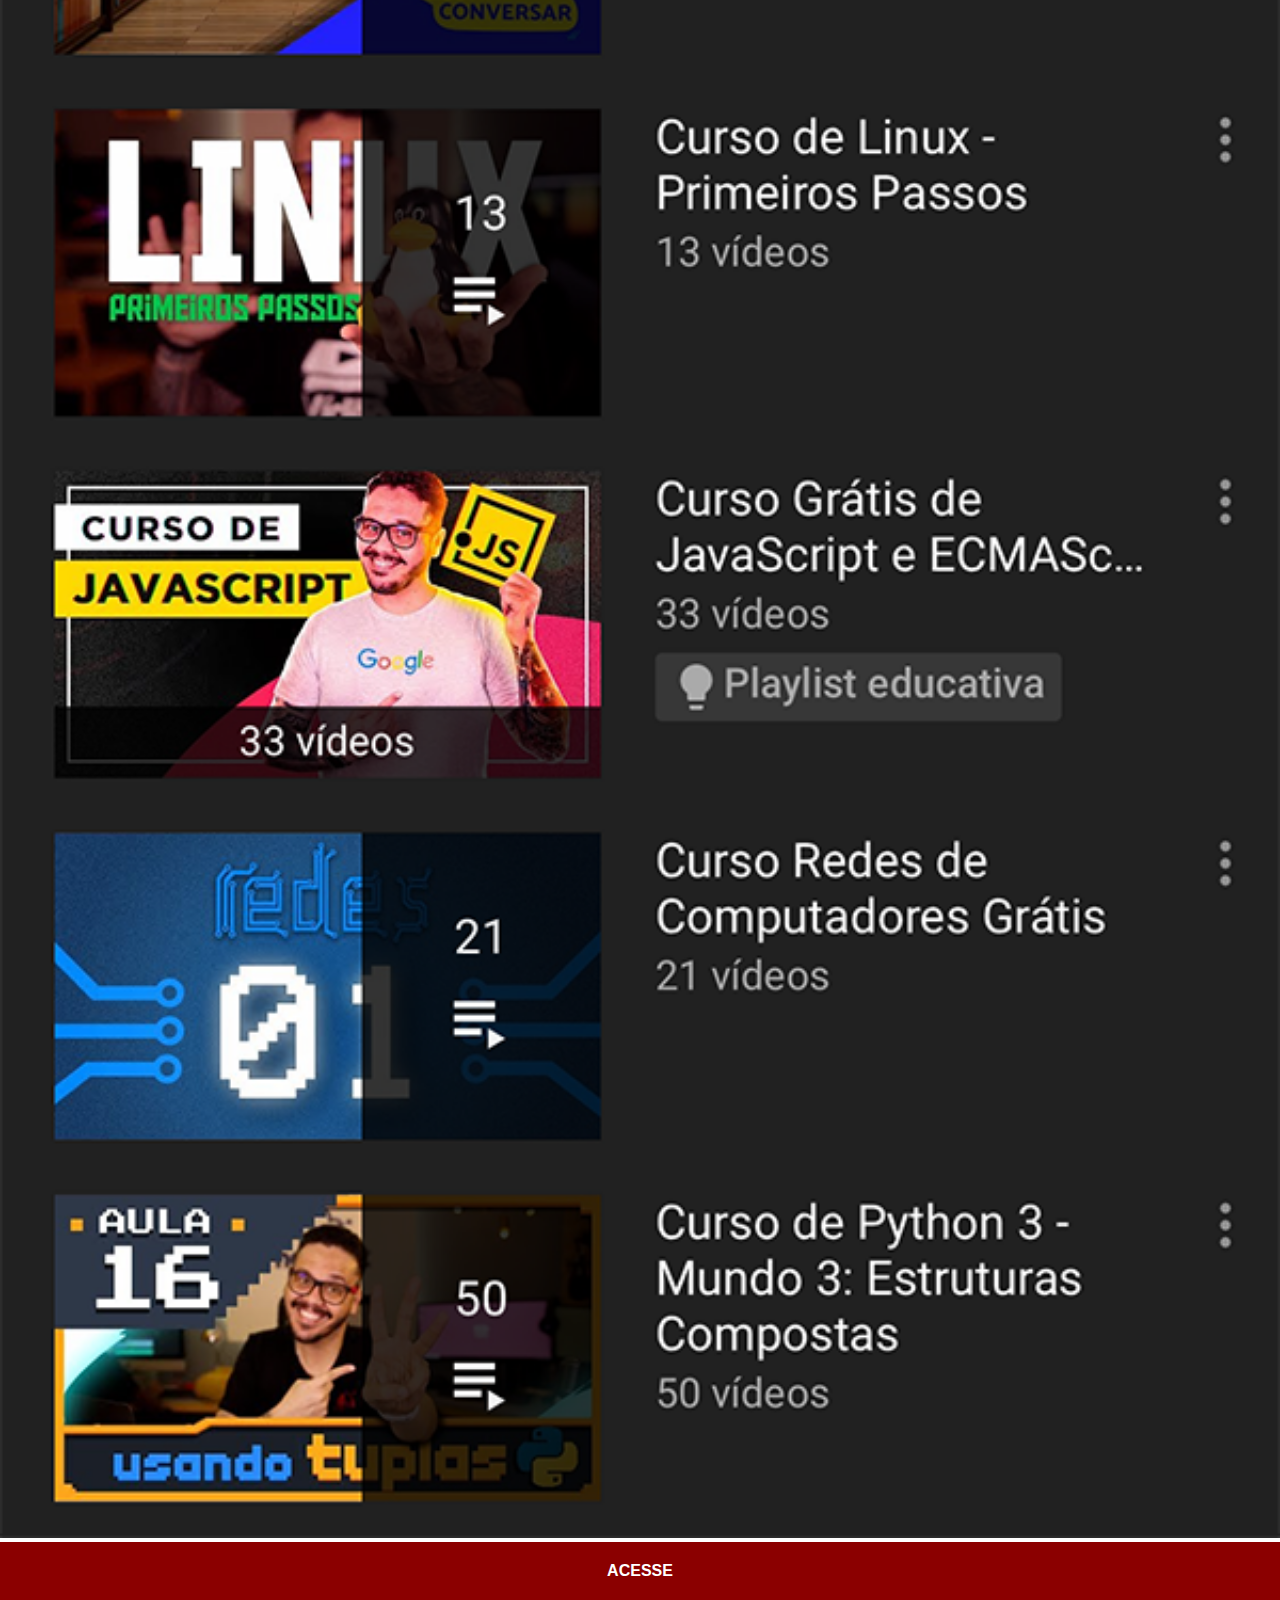
<file: youtube.html>
<!DOCTYPE html>
<html lang="pt-br">
<head>
    <meta charset="UTF-8">
    <meta http-equiv="X-UA-Compatible" content="IE=edge">
    <meta name="viewport" content="width=device-width, initial-scale=1.0">
    <title>Youtube</title>
    <link rel="stylesheet" href="estilos/social.css">
</head>
<body>
    <img src="imagens/tela-youtube.png" alt="Youtube">
    <a href="https://www.youtube.com/@CursoemVideo" target="_blank">ACESSE</a>
</body>
</html>
</file>
<file: estilos/style.css>
@charset "UTF-8";

* {
    margin: 0px;
    padding: 0px;
    font-family: Arial, Helvetica, sans-serif;
}

html, body {
    height: 100vh;
    width: 100vw;
    background-color: black;
}

body {
    background: url('../imagens/fundo-madeira.jpg') no-repeat top center;
    background-size: cover;
    background-attachment: fixed;
}

main {
    height: 100vh;
    position: relative;
}

section#telefone {
    position: absolute;
    top: 50%;
    left: 50%;
    transform: translate(-50%, -50%);

    height: 627px;
    width: 311px;
    background: url('../imagens/frame-iphone.png') no-repeat;
    
}

iframe#tela {
    position: relative;
    top: 80px;
    left: 22px;
    width: 267px;
    height: 471px;
}

section#redes-sociais {
    text-align: right;
}

section#redes-sociais img {
    width: 50px;
    height: 50px;
    margin: 10px;
    border-radius: 50%;
    box-shadow: 1px 1px 5px black;
    box-sizing: border-box;
}

section#redes-sociais img:hover {
    border: 2px solid rgba(255, 255, 255, 0.596);
    transform: translate(-3px, -3px);
    box-shadow: 3px 3px 8px black;
    transition: transform 0.3s, border .3s;
}
</file>
<file: estilos/social.css>
@charset "UTF-8";

* {
    margin: 0px;
    padding: 0px;
    font-family: arial;
}

::-webkit-scrollbar {
    width: 0;
    height: 0;
}

img {
    width: 100vw;
}

a {
    display: block;
    background-color: darkred;
    color: white;
    padding: 20px;
    text-align: center;
    font-weight: bolder;
    text-decoration: none;
}

a:hover {
    background-color: red;
    text-decoration: underline;
}
</file>
